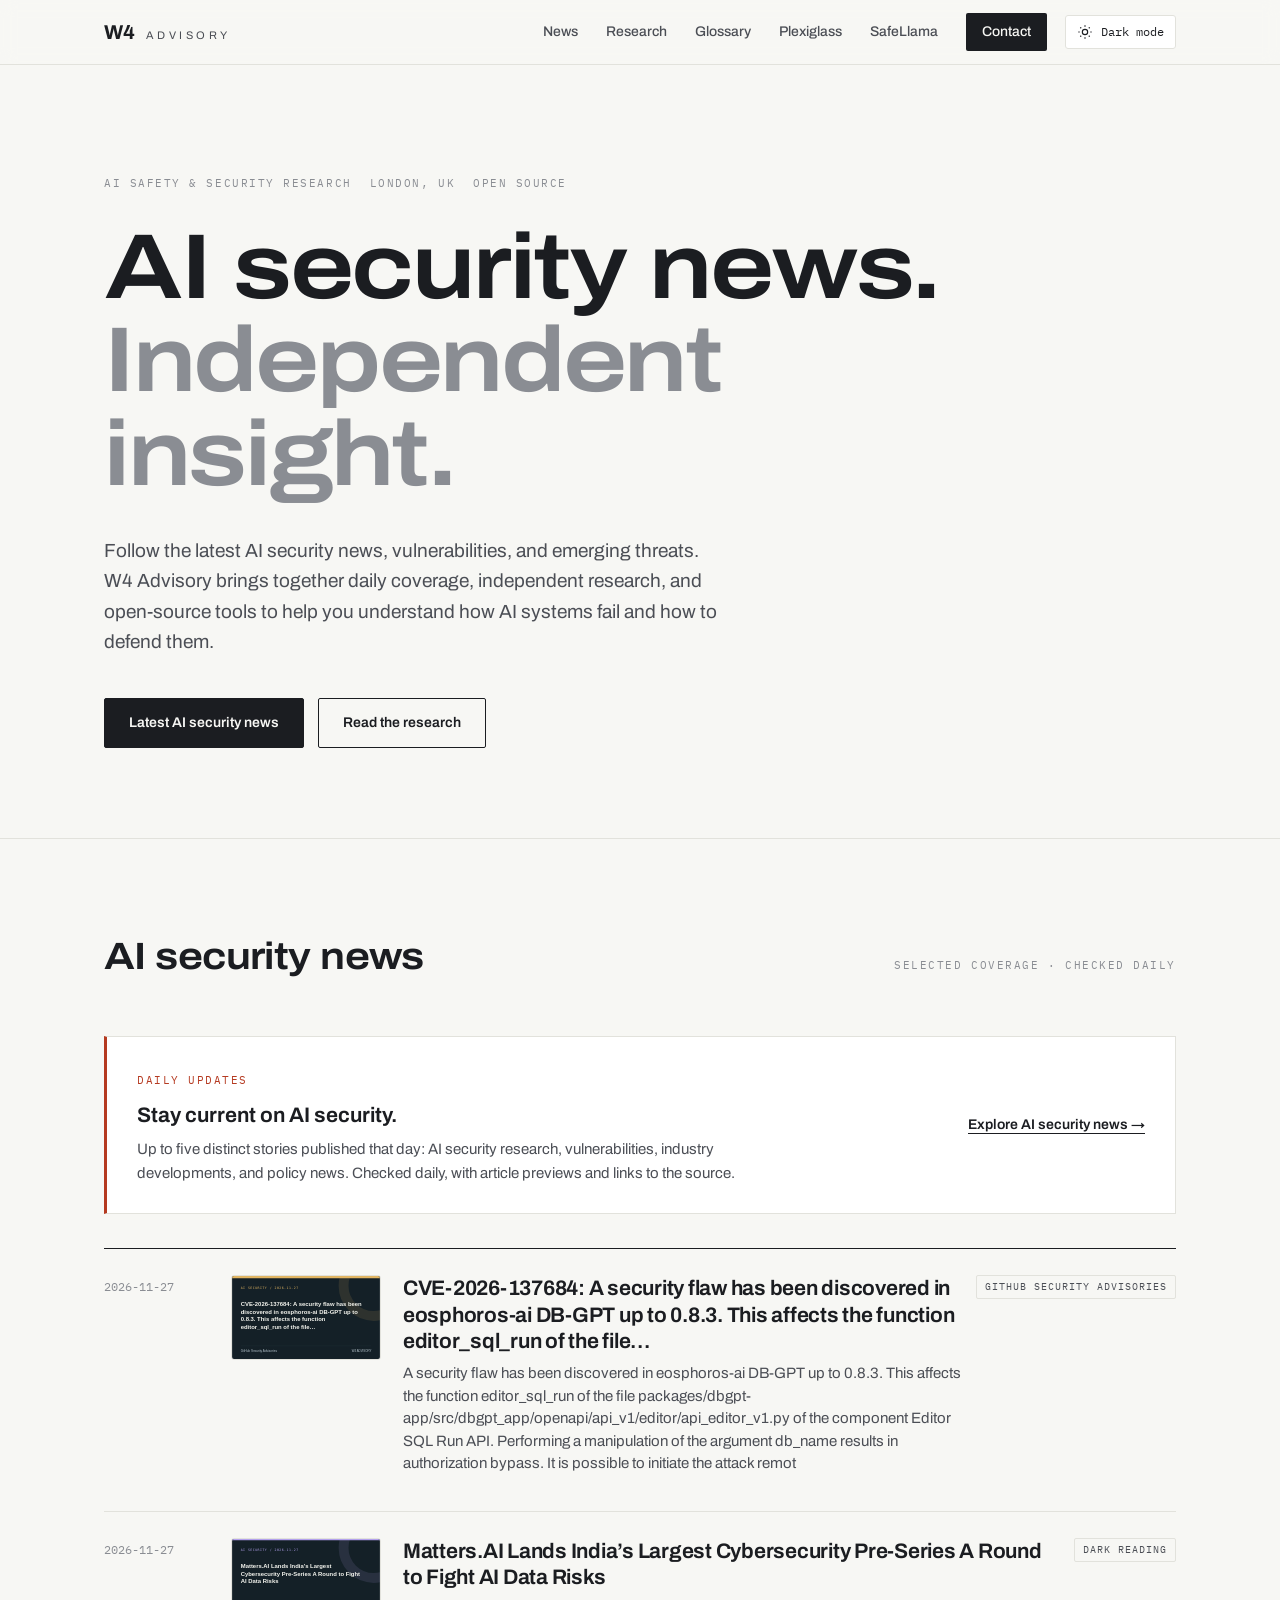
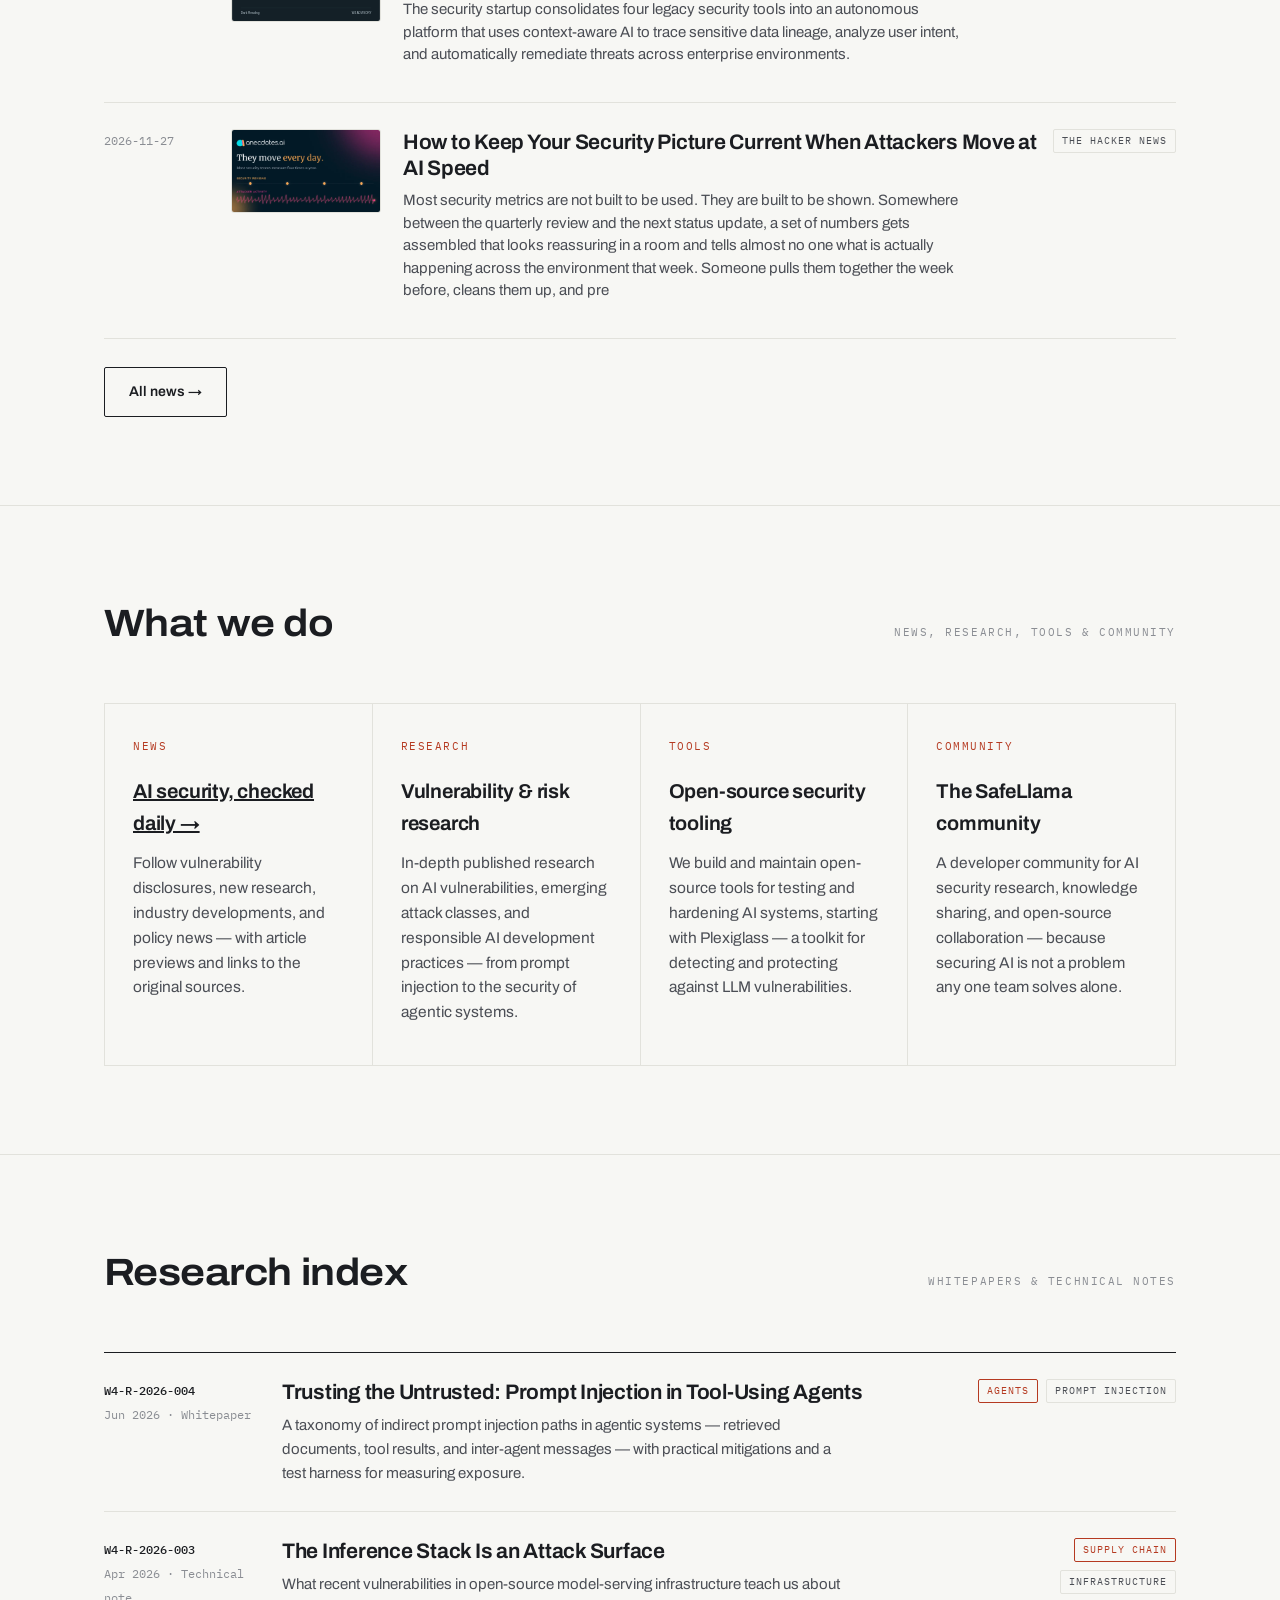
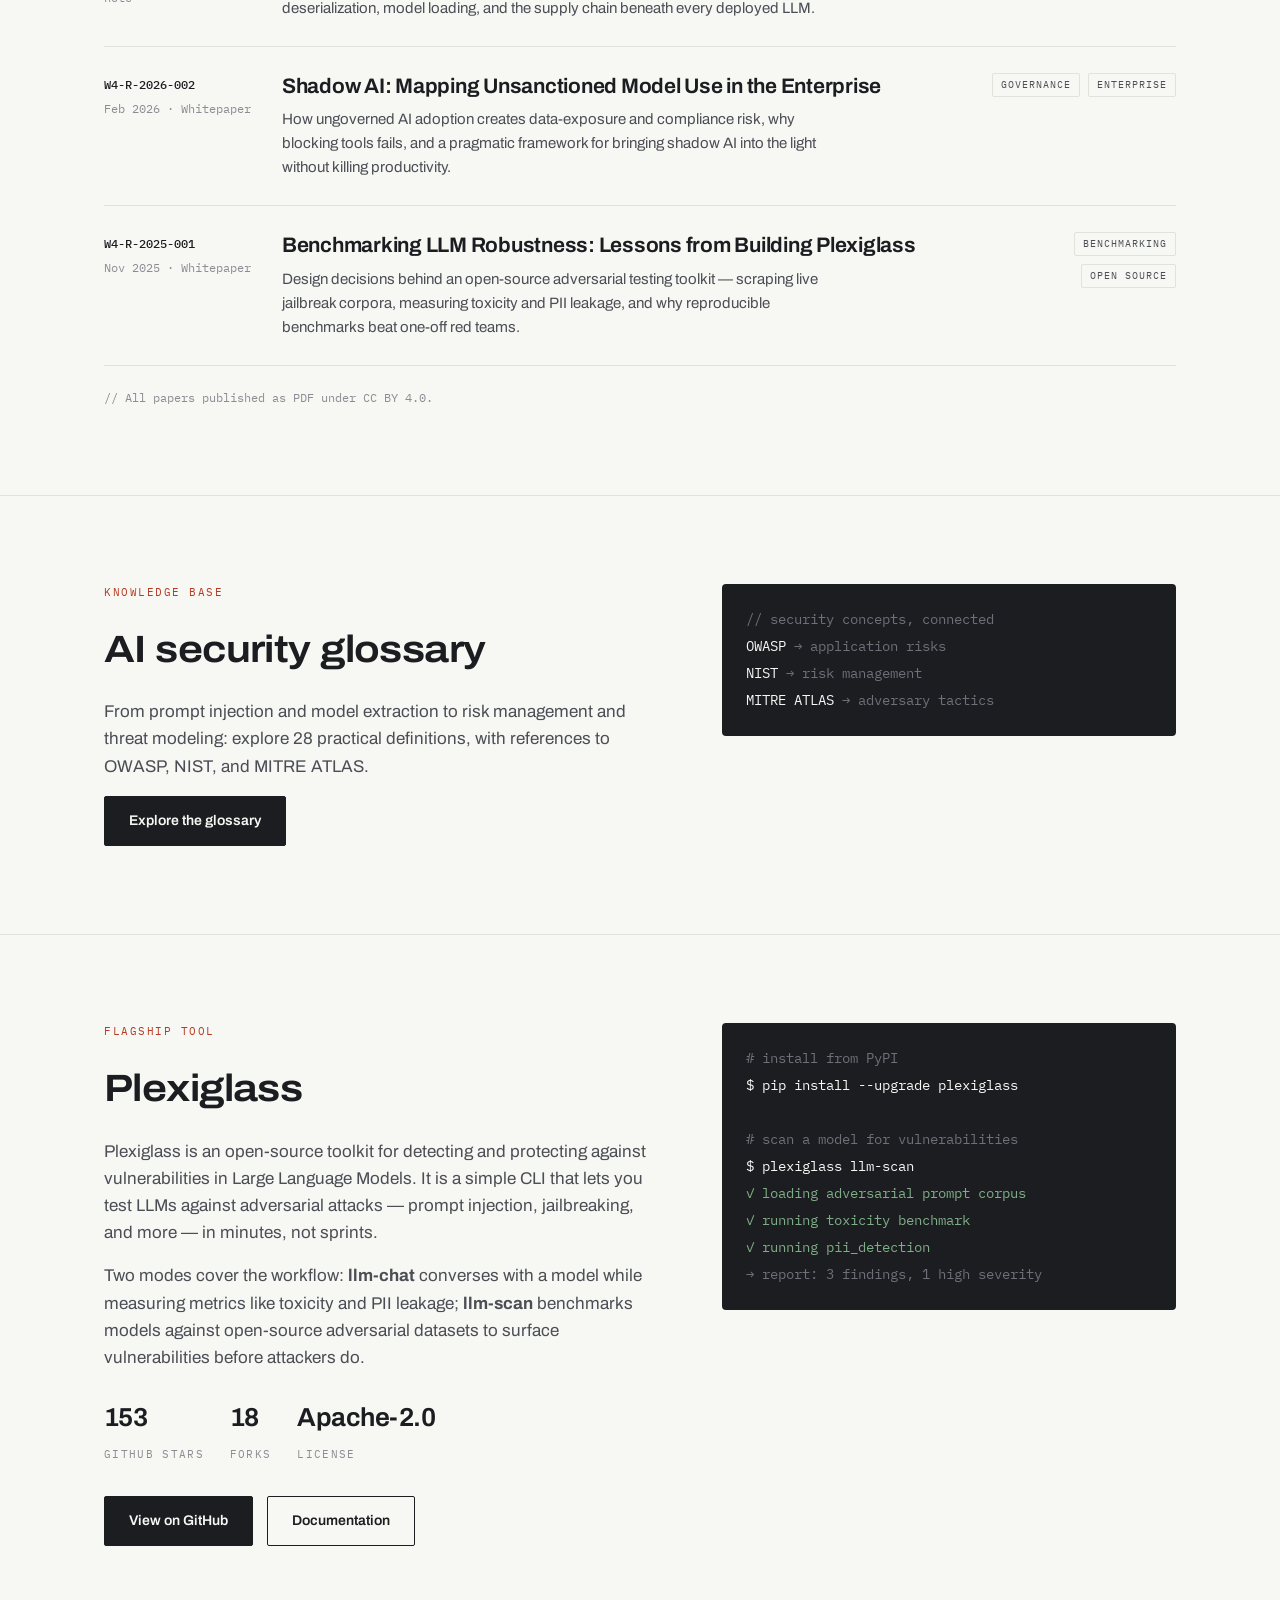
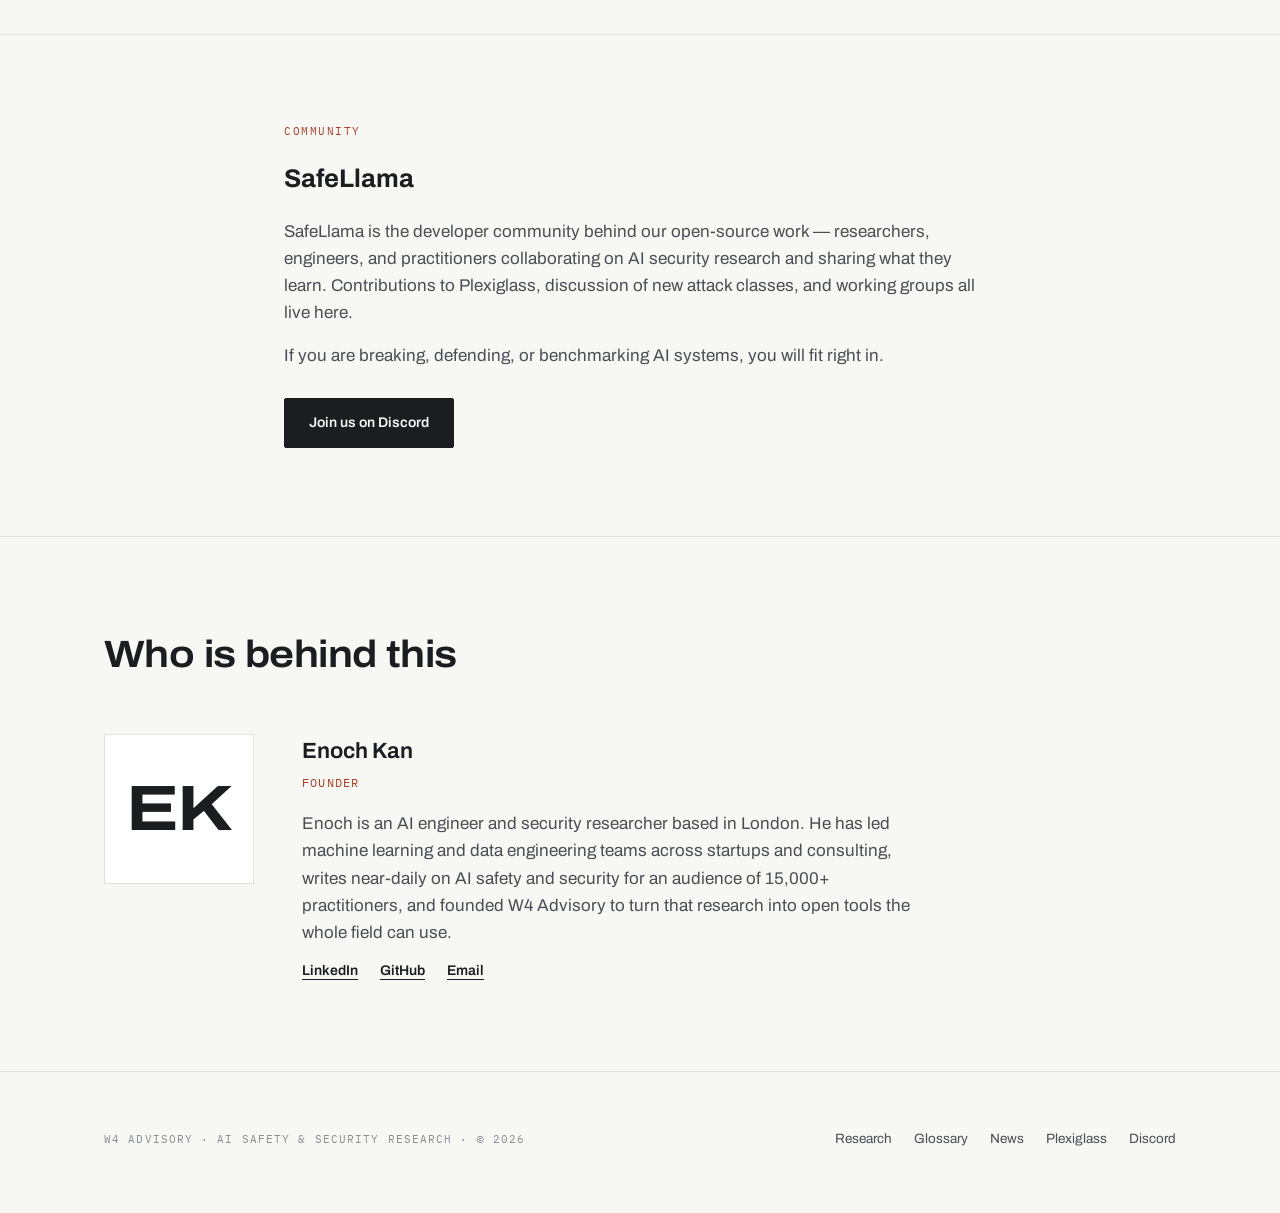
<file: index.html>
<!DOCTYPE html>
<html lang="en">
<head>
<meta charset="UTF-8">
<meta name="viewport" content="width=device-width, initial-scale=1.0">
<title>W4 Advisory — AI Safety & Security Research</title>
<meta name="description" content="W4 Advisory researches AI safety and security and builds open-source tools for securing AI systems. Home of Plexiglass and the SafeLlama community.">
<link rel="canonical" href="https://w4-advisory.github.io/">
<link rel="icon" type="image/svg+xml" href="/favicon.svg">
<link rel="icon" type="image/png" sizes="32x32" href="/favicon-32.png">
<link rel="apple-touch-icon" sizes="180x180" href="/apple-touch-icon.png">
<meta property="og:type" content="website">
<meta property="og:site_name" content="W4 Advisory">
<meta property="og:title" content="W4 Advisory — AI Safety & Security Research">
<meta property="og:description" content="Independent AI safety and security research, open-source tooling, and the SafeLlama community.">
<meta property="og:url" content="https://w4-advisory.github.io/">
<meta property="og:image" content="https://w4-advisory.github.io/og-image.png">
<meta property="og:image:secure_url" content="https://w4-advisory.github.io/og-image.png">
<meta property="og:image:width" content="1200">
<meta property="og:image:height" content="630">
<meta property="og:image:type" content="image/png">
<meta property="og:image:alt" content="W4 Advisory — AI Safety and Security Research">
<meta name="twitter:card" content="summary_large_image">
<meta name="twitter:title" content="W4 Advisory — AI Safety & Security Research">
<meta name="twitter:description" content="Independent AI safety and security research, open-source tooling, and the SafeLlama community.">
<meta name="twitter:image" content="https://w4-advisory.github.io/og-image.png">
<link rel="preconnect" href="https://fonts.googleapis.com">
<link rel="preconnect" href="https://fonts.gstatic.com" crossorigin>
<link href="https://fonts.googleapis.com/css2?family=Archivo:wdth,wght@62..125,300..800&family=IBM+Plex+Mono:wght@400;500&display=swap" rel="stylesheet">
<script>try{const theme=localStorage.getItem('w4-theme');if(theme==='dark'||theme==='light')document.documentElement.dataset.theme=theme}catch(_){}</script>
<style>
  :root {
    --ink: #1b1d21;
    --ink-soft: #4b4e55;
    --muted: #8a8d93;
    --paper: #f7f7f4;
    --paper-raised: #ffffff;
    --hairline: #e2e2dc;
    --alert: #b53a21;
    --mono: "IBM Plex Mono", ui-monospace, monospace;
    --sans: "Archivo", -apple-system, sans-serif;
  }

  * { margin: 0; padding: 0; box-sizing: border-box; }

  html { scroll-behavior: smooth; }
  @media (prefers-reduced-motion: reduce) {
    html { scroll-behavior: auto; }
    *, *::before, *::after { animation: none !important; transition: none !important; }
  }

  body {
    font-family: var(--sans);
    background: var(--paper);
    color: var(--ink);
    font-size: 17px;
    line-height: 1.6;
    -webkit-font-smoothing: antialiased;
  }

  ::selection { background: var(--ink); color: var(--paper); }

  a { color: inherit; }

  .wrap { max-width: 1120px; margin: 0 auto; padding: 0 24px; }

  /* ---------- utility text ---------- */
  .meta {
    font-family: var(--mono);
    font-size: 11px;
    letter-spacing: 0.14em;
    text-transform: uppercase;
    color: var(--muted);
  }

  .tag {
    font-family: var(--mono);
    font-size: 10px;
    letter-spacing: 0.1em;
    text-transform: uppercase;
    border: 1px solid var(--hairline);
    padding: 3px 8px;
    border-radius: 2px;
    color: var(--ink-soft);
    white-space: nowrap;
  }
  .tag.alert { border-color: var(--alert); color: var(--alert); }

  /* ---------- nav ---------- */
  header {
    position: sticky;
    top: 0;
    z-index: 50;
    background: color-mix(in srgb, var(--paper) 88%, transparent);
    backdrop-filter: blur(8px);
    border-bottom: 1px solid var(--hairline);
  }
  .nav {
    display: flex;
    align-items: center;
    justify-content: space-between;
    height: 64px;
  }
  .wordmark {
    font-weight: 700;
    font-size: 20px;
    letter-spacing: 0.02em;
    text-decoration: none;
    display: flex;
    align-items: baseline;
    gap: 10px;
  }
  .wordmark span {
    font-weight: 400;
    font-size: 11px;
    letter-spacing: 0.32em;
    text-transform: uppercase;
    color: var(--ink-soft);
  }
  .nav-links { display: flex; gap: 28px; align-items: center; }
  .nav-links a {
    text-decoration: none;
    font-size: 14px;
    font-weight: 500;
    color: var(--ink-soft);
    transition: color .15s ease;
  }
  .nav-links a:hover, .nav-links a:focus-visible { color: var(--ink); }
  .nav-links a.cta {
    color: var(--paper);
    background: var(--ink);
    padding: 8px 16px;
    border-radius: 2px;
  }
  .nav-links a.cta:hover { background: var(--alert); color: #fff; }
  @media (max-width: 720px) { .nav-links a:not(.nav-news) { display: none; } }

  a:focus-visible, button:focus-visible {
    outline: 2px solid var(--alert);
    outline-offset: 2px;
  }

  /* ---------- hero ---------- */
  .hero { padding: 110px 0 90px; border-bottom: 1px solid var(--hairline); position: relative; overflow: hidden; }
  .hero .meta { margin-bottom: 28px; display: flex; gap: 18px; flex-wrap: wrap; }
  .hero h1 {
    font-weight: 650;
    font-variation-settings: "wdth" 118;
    font-size: clamp(42px, 7.2vw, 92px);
    line-height: 1.02;
    letter-spacing: -0.025em;
    max-width: 15ch;
  }
  .hero h1 em {
    font-style: normal;
    color: var(--muted);
  }
  .hero p.lede {
    margin-top: 34px;
    max-width: 56ch;
    font-size: 19px;
    color: var(--ink-soft);
  }
  .hero .actions { margin-top: 40px; display: flex; gap: 14px; flex-wrap: wrap; }
  .btn {
    display: inline-block;
    text-decoration: none;
    font-size: 14px;
    font-weight: 600;
    padding: 13px 24px;
    border-radius: 2px;
    border: 1px solid var(--ink);
    transition: background .15s ease, color .15s ease, border-color .15s ease;
  }
  .btn.solid { background: var(--ink); color: var(--paper); }
  .btn.solid:hover { background: var(--alert); border-color: var(--alert); color: #fff; }
  .btn.ghost:hover { background: var(--ink); color: var(--paper); }

  .reveal { opacity: 0; transform: translateY(14px); animation: rise .7s cubic-bezier(.2,.7,.2,1) forwards; }
  .reveal.d1 { animation-delay: .08s; }
  .reveal.d2 { animation-delay: .18s; }
  .reveal.d3 { animation-delay: .3s; }
  @keyframes rise { to { opacity: 1; transform: none; } }

  /* ---------- sections ---------- */
  section { padding: 88px 0; border-bottom: 1px solid var(--hairline); }
  .section-head {
    display: flex;
    align-items: baseline;
    justify-content: space-between;
    gap: 20px;
    margin-bottom: 48px;
    flex-wrap: wrap;
  }
  .section-head h2 {
    font-weight: 650;
    font-variation-settings: "wdth" 112;
    font-size: clamp(26px, 3.4vw, 38px);
    letter-spacing: -0.015em;
  }

  /* ---------- practice areas ---------- */
  .areas { display: grid; grid-template-columns: repeat(4, minmax(0, 1fr)); gap: 1px; background: var(--hairline); border: 1px solid var(--hairline); }
  @media (max-width: 1100px) { .areas { grid-template-columns: repeat(2, minmax(0, 1fr)); } }
  @media (max-width: 860px) { .areas { grid-template-columns: 1fr; } }
  .area { background: var(--paper); padding: 34px 28px 40px; transition: background .2s ease; }
  .area:hover { background: var(--paper-raised); }
  .area .meta { color: var(--alert); margin-bottom: 20px; }
  .area h3 { font-size: 20px; font-weight: 650; margin-bottom: 12px; letter-spacing: -0.01em; }
  .area p { font-size: 15.5px; color: var(--ink-soft); }

  /* ---------- research ledger ---------- */
  .ledger { border-top: 1px solid var(--ink); }
  .paper-row {
    display: grid;
    grid-template-columns: 150px 1fr 200px;
    gap: 28px;
    padding: 26px 0;
    border-bottom: 1px solid var(--hairline);
    text-decoration: none;
    align-items: start;
    transition: background .15s ease;
  }
  .paper-row:hover { background: var(--paper-raised); }
  @media (max-width: 860px) {
    .paper-row { grid-template-columns: 1fr; gap: 10px; padding: 22px 0; }
  }
  .paper-id {
    font-family: var(--mono);
    font-size: 12px;
    color: var(--muted);
    line-height: 2;
  }
  .paper-id b { display: block; color: var(--ink); font-weight: 500; }
  .paper-main h3 {
    font-size: 21px;
    font-weight: 650;
    letter-spacing: -0.012em;
    line-height: 1.25;
    margin-bottom: 8px;
  }
  .paper-row:hover .paper-main h3 { text-decoration: underline; text-underline-offset: 4px; text-decoration-thickness: 1.5px; }
  .paper-main p { font-size: 15px; color: var(--ink-soft); max-width: 62ch; }
  .paper-tags { display: flex; gap: 8px; flex-wrap: wrap; justify-content: flex-end; }
  @media (max-width: 860px) { .paper-tags { justify-content: flex-start; } }

  .ledger-note {
    margin-top: 22px;
    font-family: var(--mono);
    font-size: 12px;
    color: var(--muted);
  }


  /* ---------- news announcement ---------- */
  .news-announcement {
    display: flex;
    justify-content: space-between;
    align-items: center;
    flex-wrap: wrap;
    gap: 24px;
    padding: 28px 30px;
    margin-bottom: 34px;
    background: var(--paper-raised);
    border: 1px solid var(--hairline);
    border-left: 3px solid var(--alert);
  }
  .news-announcement > div { max-width: 62ch; }
  .news-announcement h3 { font-size: 21px; font-weight: 650; line-height: 1.3; margin: 10px 0 8px; }
  .news-announcement p { font-size: 15px; color: var(--ink-soft); }
  .news-announcement a { font-size: 14px; font-weight: 600; text-underline-offset: 4px; }
  .news-announcement a:hover { color: var(--alert); }

  /* ---------- plexiglass ---------- */
  .split { display: grid; grid-template-columns: 1.1fr 0.9fr; gap: 64px; align-items: start; }
  @media (max-width: 860px) { .split { grid-template-columns: 1fr; gap: 40px; } }
  .split h2 {
    font-weight: 650;
    font-variation-settings: "wdth" 112;
    font-size: clamp(26px, 3.4vw, 38px);
    letter-spacing: -0.015em;
    margin-bottom: 18px;
  }
  .split p { color: var(--ink-soft); margin-bottom: 16px; max-width: 58ch; }
  .repo-stats { display: flex; gap: 26px; margin: 26px 0 30px; flex-wrap: wrap; }
  .repo-stats div b {
    display: block;
    font-size: 26px;
    font-weight: 650;
    letter-spacing: -0.02em;
    color: var(--ink);
  }
  .repo-stats div span { font-family: var(--mono); font-size: 11px; letter-spacing: 0.12em; text-transform: uppercase; color: var(--muted); }

  .terminal {
    background: var(--ink);
    border-radius: 4px;
    padding: 22px 24px;
    font-family: var(--mono);
    font-size: 13.5px;
    line-height: 2;
    color: #c9cbd1;
    overflow-x: auto;
  }
  .terminal .cm { color: #6d7078; }
  .terminal .hl { color: var(--paper); }
  .terminal .ok { color: #7fae86; }

  /* ---------- community ---------- */
  .community-inner { max-width: 760px; }
  .community-inner p { color: var(--ink-soft); margin-bottom: 16px; }

  /* ---------- founder ---------- */
  .founder { display: grid; grid-template-columns: 150px 1fr; gap: 48px; align-items: start; }
  @media (max-width: 720px) { .founder { grid-template-columns: 1fr; gap: 24px; } }
  .founder-mark {
    font-weight: 700;
    font-variation-settings: "wdth" 120;
    font-size: 64px;
    line-height: 1;
    letter-spacing: -0.03em;
    border: 1px solid var(--hairline);
    aspect-ratio: 1;
    display: flex;
    align-items: center;
    justify-content: center;
    background: var(--paper-raised);
  }
  .founder h3 { font-size: 22px; font-weight: 650; margin-bottom: 4px; }
  .founder .role { font-family: var(--mono); font-size: 12px; letter-spacing: 0.1em; text-transform: uppercase; color: var(--alert); margin-bottom: 18px; }
  .founder p { color: var(--ink-soft); max-width: 62ch; margin-bottom: 14px; }
  .founder-links { display: flex; gap: 22px; margin-top: 8px; }
  .founder-links a { font-size: 14px; font-weight: 600; text-underline-offset: 4px; }

  /* ---------- footer ---------- */
  footer { padding: 56px 0 64px; }
  .foot {
    display: flex;
    justify-content: space-between;
    gap: 24px;
    flex-wrap: wrap;
    align-items: baseline;
  }
  .foot .meta { letter-spacing: 0.1em; }
  .foot-links { display: flex; gap: 22px; }
  .foot-links a { font-size: 13.5px; color: var(--ink-soft); text-decoration: none; }
  .foot-links a:hover { color: var(--ink); text-decoration: underline; text-underline-offset: 4px; }
</style>
<link rel="stylesheet" href="theme.css?v=20261108">
<script defer src="theme.js"></script>
<script src="news-preview.js?v=20261108"></script>
</head>
<body>

<header>
  <div class="wrap nav">
    <a class="wordmark" href="#top">W4<span>Advisory</span></a>
    <div class="nav-actions"><nav class="nav-links" aria-label="Primary">
      <a class="nav-news" href="#news">News</a>
      <a href="#research">Research</a>
      <a href="glossary.html">Glossary</a>
      <a href="#plexiglass">Plexiglass</a>
      <a href="#safellama">SafeLlama</a>
      <a class="cta" href="mailto:hello@w4advisory.com">Contact</a>
    </nav><button class="theme-toggle" type="button" aria-label="Switch theme" aria-pressed="false"><svg class="sun" viewBox="0 0 24 24" fill="none" stroke="currentColor" stroke-width="1.7" aria-hidden="true"><circle cx="12" cy="12" r="4"/><path d="M12 2v2m0 16v2M4.93 4.93l1.41 1.41m11.32 11.32 1.41 1.41M2 12h2m16 0h2M4.93 19.07l1.41-1.41M17.66 6.34l1.41-1.41"/></svg><svg class="moon" viewBox="0 0 24 24" fill="none" stroke="currentColor" stroke-width="1.7" aria-hidden="true"><path d="M20.2 15.7A8.5 8.5 0 0 1 8.3 3.8 8.5 8.5 0 1 0 20.2 15.7Z"/></svg><span class="theme-label">Dark mode</span></button></div>
  </div>
</header>

<main id="top">

  <div class="hero">
    <div class="wrap">
      <div class="meta reveal">
        <span>AI Safety &amp; Security Research</span>
        <span>London, UK</span>
        <span>Open Source</span>
      </div>
      <h1 class="reveal d1">AI security news.<br><em>Independent insight.</em></h1>
      <p class="lede reveal d2">Follow the latest AI security news, vulnerabilities, and emerging threats. W4 Advisory brings together daily coverage, independent research, and open-source tools to help you understand how AI systems fail and how to defend them.</p>
      <div class="actions reveal d3">
        <a class="btn solid" href="#news">Latest AI security news</a>
        <a class="btn ghost" href="#research">Read the research</a>
      </div>
    </div>
  </div>

  <section id="news" aria-labelledby="news-h">
    <div class="wrap">
      <div class="section-head">
        <h2 id="news-h">AI security news</h2>
        <span class="meta">Selected coverage · Checked daily</span>
      </div>
      <div class="news-announcement" role="note" aria-label="Daily news updates">
        <div>
          <span class="meta" style="color: var(--alert);">Daily updates</span>
          <h3>Stay current on AI security.</h3>
          <p>Up to five distinct stories published that day: AI security research, vulnerabilities, industry developments, and policy news. Checked daily, with article previews and links to the source.</p>
        </div>
        <a href="news.html">Explore AI security news →</a>
      </div>
      <div class="ledger" id="latest-news"><p class="ledger-note">Loading recent coverage…</p></div>
      <div style="margin-top:28px;"><a class="btn ghost" href="news.html">All news →</a></div>
    </div>
  </section>

  <section aria-labelledby="what-we-do">
    <div class="wrap">
      <div class="section-head">
        <h2 id="what-we-do">What we do</h2>
        <span class="meta">News, research, tools &amp; community</span>
      </div>
      <div class="areas">
        <div class="area">
          <div class="meta">News</div>
          <h3><a href="news.html">AI security, checked daily →</a></h3>
          <p>Follow vulnerability disclosures, new research, industry developments, and policy news — with article previews and links to the original sources.</p>
        </div>
        <div class="area">
          <div class="meta">Research</div>
          <h3>Vulnerability &amp; risk research</h3>
          <p>In-depth published research on AI vulnerabilities, emerging attack classes, and responsible AI development practices — from prompt injection to the security of agentic systems.</p>
        </div>
        <div class="area">
          <div class="meta">Tools</div>
          <h3>Open-source security tooling</h3>
          <p>We build and maintain open-source tools for testing and hardening AI systems, starting with Plexiglass — a toolkit for detecting and protecting against LLM vulnerabilities.</p>
        </div>
        <div class="area">
          <div class="meta">Community</div>
          <h3>The SafeLlama community</h3>
          <p>A developer community for AI security research, knowledge sharing, and open-source collaboration — because securing AI is not a problem any one team solves alone.</p>
        </div>
      </div>
    </div>
  </section>

  <section id="research" aria-labelledby="research-h">
    <div class="wrap">
      <div class="section-head">
        <h2 id="research-h">Research index</h2>
        <span class="meta">Whitepapers &amp; technical notes</span>
      </div>

      <div class="ledger">
        <a class="paper-row" href="papers/W4-R-2026-004.pdf">
          <div class="paper-id"><b>W4-R-2026-004</b>Jun 2026 · Whitepaper</div>
          <div class="paper-main">
            <h3>Trusting the Untrusted: Prompt Injection in Tool-Using Agents</h3>
            <p>A taxonomy of indirect prompt injection paths in agentic systems — retrieved documents, tool results, and inter-agent messages — with practical mitigations and a test harness for measuring exposure.</p>
          </div>
          <div class="paper-tags"><span class="tag alert">Agents</span><span class="tag">Prompt Injection</span></div>
        </a>

        <a class="paper-row" href="papers/W4-R-2026-003.pdf">
          <div class="paper-id"><b>W4-R-2026-003</b>Apr 2026 · Technical note</div>
          <div class="paper-main">
            <h3>The Inference Stack Is an Attack Surface</h3>
            <p>What recent vulnerabilities in open-source model-serving infrastructure teach us about deserialization, model loading, and the supply chain beneath every deployed LLM.</p>
          </div>
          <div class="paper-tags"><span class="tag alert">Supply Chain</span><span class="tag">Infrastructure</span></div>
        </a>

        <a class="paper-row" href="papers/W4-R-2026-002.pdf">
          <div class="paper-id"><b>W4-R-2026-002</b>Feb 2026 · Whitepaper</div>
          <div class="paper-main">
            <h3>Shadow AI: Mapping Unsanctioned Model Use in the Enterprise</h3>
            <p>How ungoverned AI adoption creates data-exposure and compliance risk, why blocking tools fails, and a pragmatic framework for bringing shadow AI into the light without killing productivity.</p>
          </div>
          <div class="paper-tags"><span class="tag">Governance</span><span class="tag">Enterprise</span></div>
        </a>

        <a class="paper-row" href="papers/W4-R-2025-001.pdf">
          <div class="paper-id"><b>W4-R-2025-001</b>Nov 2025 · Whitepaper</div>
          <div class="paper-main">
            <h3>Benchmarking LLM Robustness: Lessons from Building Plexiglass</h3>
            <p>Design decisions behind an open-source adversarial testing toolkit — scraping live jailbreak corpora, measuring toxicity and PII leakage, and why reproducible benchmarks beat one-off red teams.</p>
          </div>
          <div class="paper-tags"><span class="tag">Benchmarking</span><span class="tag">Open Source</span></div>
        </a>
      </div>
      <p class="ledger-note">// All papers published as PDF under CC BY 4.0.</p>
    </div>
  </section>

  <section id="glossary" aria-labelledby="glossary-h">
    <div class="wrap split">
      <div>
        <div class="meta" style="color: var(--alert); margin-bottom: 18px;">Knowledge base</div>
        <h2 id="glossary-h">AI security glossary</h2>
        <p>From prompt injection and model extraction to risk management and threat modeling: explore 28 practical definitions, with references to OWASP, NIST, and MITRE ATLAS.</p>
        <a class="btn solid" href="glossary.html">Explore the glossary</a>
      </div>
      <div class="terminal" aria-label="Glossary sample">
        <span class="cm">// security concepts, connected</span><br>
        <span class="hl">OWASP</span> <span class="cm">→ application risks</span><br>
        <span class="hl">NIST</span> <span class="cm">→ risk management</span><br>
        <span class="hl">MITRE ATLAS</span> <span class="cm">→ adversary tactics</span>
      </div>
    </div>
  </section>

  <section id="plexiglass" aria-labelledby="plexiglass-h">
    <div class="wrap split">
      <div>
        <div class="meta" style="color: var(--alert); margin-bottom: 18px;">Flagship tool</div>
        <h2 id="plexiglass-h">Plexiglass</h2>
        <p>Plexiglass is an open-source toolkit for detecting and protecting against vulnerabilities in Large Language Models. It is a simple CLI that lets you test LLMs against adversarial attacks — prompt injection, jailbreaking, and more — in minutes, not sprints.</p>
        <p>Two modes cover the workflow: <strong>llm-chat</strong> converses with a model while measuring metrics like toxicity and PII leakage; <strong>llm-scan</strong> benchmarks models against open-source adversarial datasets to surface vulnerabilities before attackers do.</p>
        <div class="repo-stats">
          <div><b>153</b><span>GitHub stars</span></div>
          <div><b>18</b><span>Forks</span></div>
          <div><b>Apache-2.0</b><span>License</span></div>
        </div>
        <div class="actions" style="display:flex; gap:14px; flex-wrap:wrap;">
          <a class="btn solid" href="https://github.com/w4-advisory/plexiglass">View on GitHub</a>
          <a class="btn ghost" href="https://github.com/w4-advisory/plexiglass/tree/main/docs">Documentation</a>
        </div>
      </div>
      <div>
        <div class="terminal" role="img" aria-label="Terminal showing Plexiglass installation and scan">
          <span class="cm"># install from PyPI</span><br>
          <span class="hl">$ pip install --upgrade plexiglass</span><br>
          <br>
          <span class="cm"># scan a model for vulnerabilities</span><br>
          <span class="hl">$ plexiglass llm-scan</span><br>
          <span class="ok">✓ loading adversarial prompt corpus</span><br>
          <span class="ok">✓ running toxicity benchmark</span><br>
          <span class="ok">✓ running pii_detection</span><br>
          <span class="cm">→ report: 3 findings, 1 high severity</span>
        </div>
      </div>
    </div>
  </section>

  <section id="safellama" aria-labelledby="safellama-h">
    <div class="wrap community-inner">
      <div class="meta" style="color: var(--alert); margin-bottom: 18px;">Community</div>
      <h2 class="section-head" style="margin-bottom: 18px;" id="safellama-h">SafeLlama</h2>
      <p>SafeLlama is the developer community behind our open-source work — researchers, engineers, and practitioners collaborating on AI security research and sharing what they learn. Contributions to Plexiglass, discussion of new attack classes, and working groups all live here.</p>
      <p>If you are breaking, defending, or benchmarking AI systems, you will fit right in.</p>
      <div style="margin-top: 28px;">
        <a class="btn solid" href="https://discord.gg/sHuzVV8tQv">Join us on Discord</a>
      </div>
    </div>
  </section>

  <section aria-labelledby="founder-h">
    <div class="wrap">
      <div class="section-head">
        <h2 id="founder-h">Who is behind this</h2>
      </div>
      <div class="founder">
        <div class="founder-mark" aria-hidden="true">EK</div>
        <div>
          <h3>Enoch Kan</h3>
          <div class="role">Founder</div>
          <p>Enoch is an AI engineer and security researcher based in London. He has led machine learning and data engineering teams across startups and consulting, writes near-daily on AI safety and security for an audience of 15,000+ practitioners, and founded W4 Advisory to turn that research into open tools the whole field can use.</p>
          <div class="founder-links">
            <a href="https://www.linkedin.com/in/enochkan/">LinkedIn</a>
            <a href="https://github.com/w4-advisory">GitHub</a>
            <a href="mailto:hello@w4advisory.com">Email</a>
          </div>
        </div>
      </div>
    </div>
  </section>

</main>

<footer>
  <div class="wrap foot">
    <span class="meta">W4 Advisory · AI Safety &amp; Security Research · © 2026</span>
    <div class="foot-links">
      <a href="#research">Research</a>
      <a href="glossary.html">Glossary</a>
      <a href="news.html">News</a>
      <a href="https://github.com/w4-advisory/plexiglass">Plexiglass</a>
      <a href="https://discord.gg/sHuzVV8tQv">Discord</a>
    </div>
  </div>
</footer>

<script>
(async function(){
 const node=document.getElementById('latest-news');
 try{
  const res=await fetch('news.json',{cache:'no-cache'});if(!res.ok)throw new Error('unavailable');
  const data=await res.json();if(!Array.isArray(data)||!data.length){node.textContent='The first headlines will appear after the next scheduled update.';return}
  node.replaceChildren();
  for(const story of data.slice(0,3)){
   if(!story.title||!story.url||!story.url.startsWith('https://'))continue;
   const row=document.createElement('a');row.className='paper-row news-row';row.href=story.article_url||story.url;row.target='_blank';row.rel='noopener noreferrer';
   const date=document.createElement('div');date.className='paper-id';date.textContent=story.published||'';
   const body=document.createElement('div');body.className='paper-main';const h=document.createElement('h3');h.textContent=story.title;body.append(h);const summary=W4NewsPreview.summary(story);if(summary)body.append(summary);
   const tags=document.createElement('div');tags.className='paper-tags';const source=document.createElement('span');source.className='tag';source.textContent=story.source||'News';tags.append(source);
   row.append(date,W4NewsPreview.media(story),body,tags);node.append(row);
  }
 }catch(error){node.textContent='Headlines temporarily unavailable.'}
})();
</script>
</body>
</html>
</file>
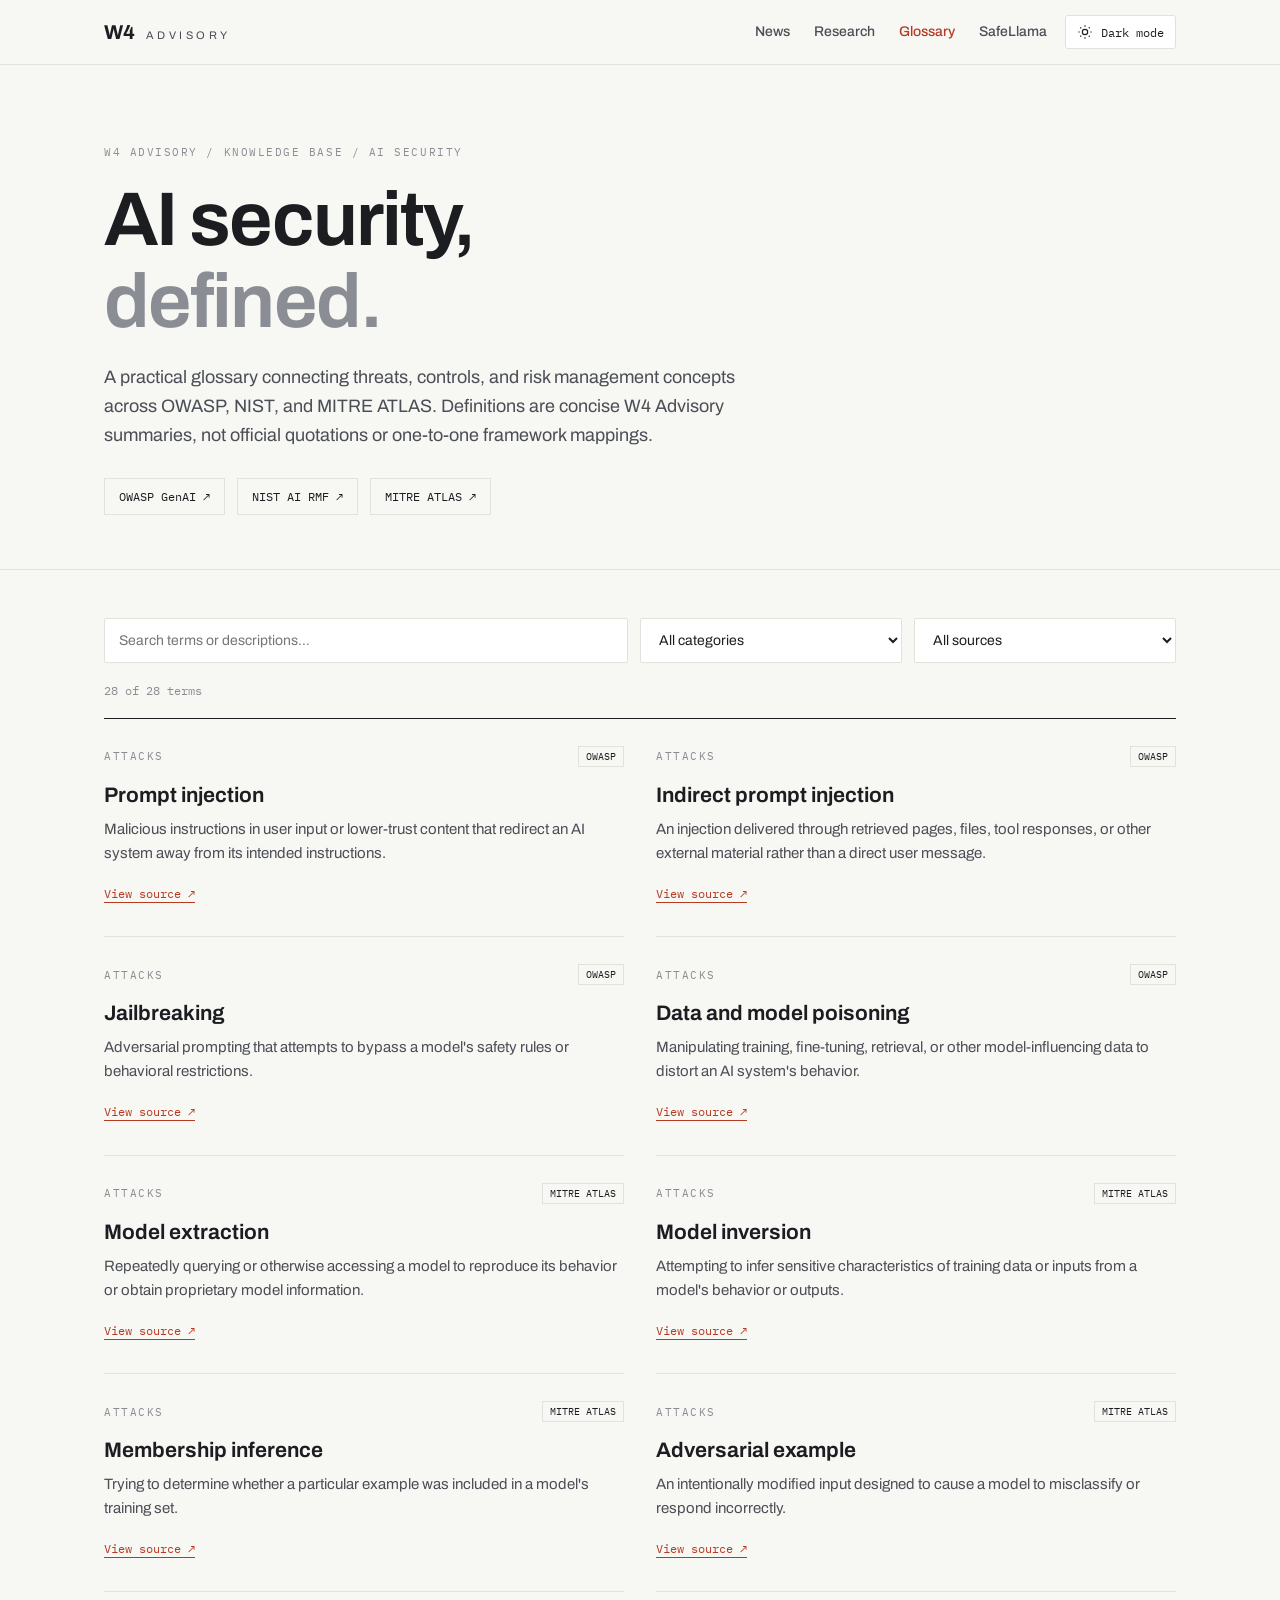
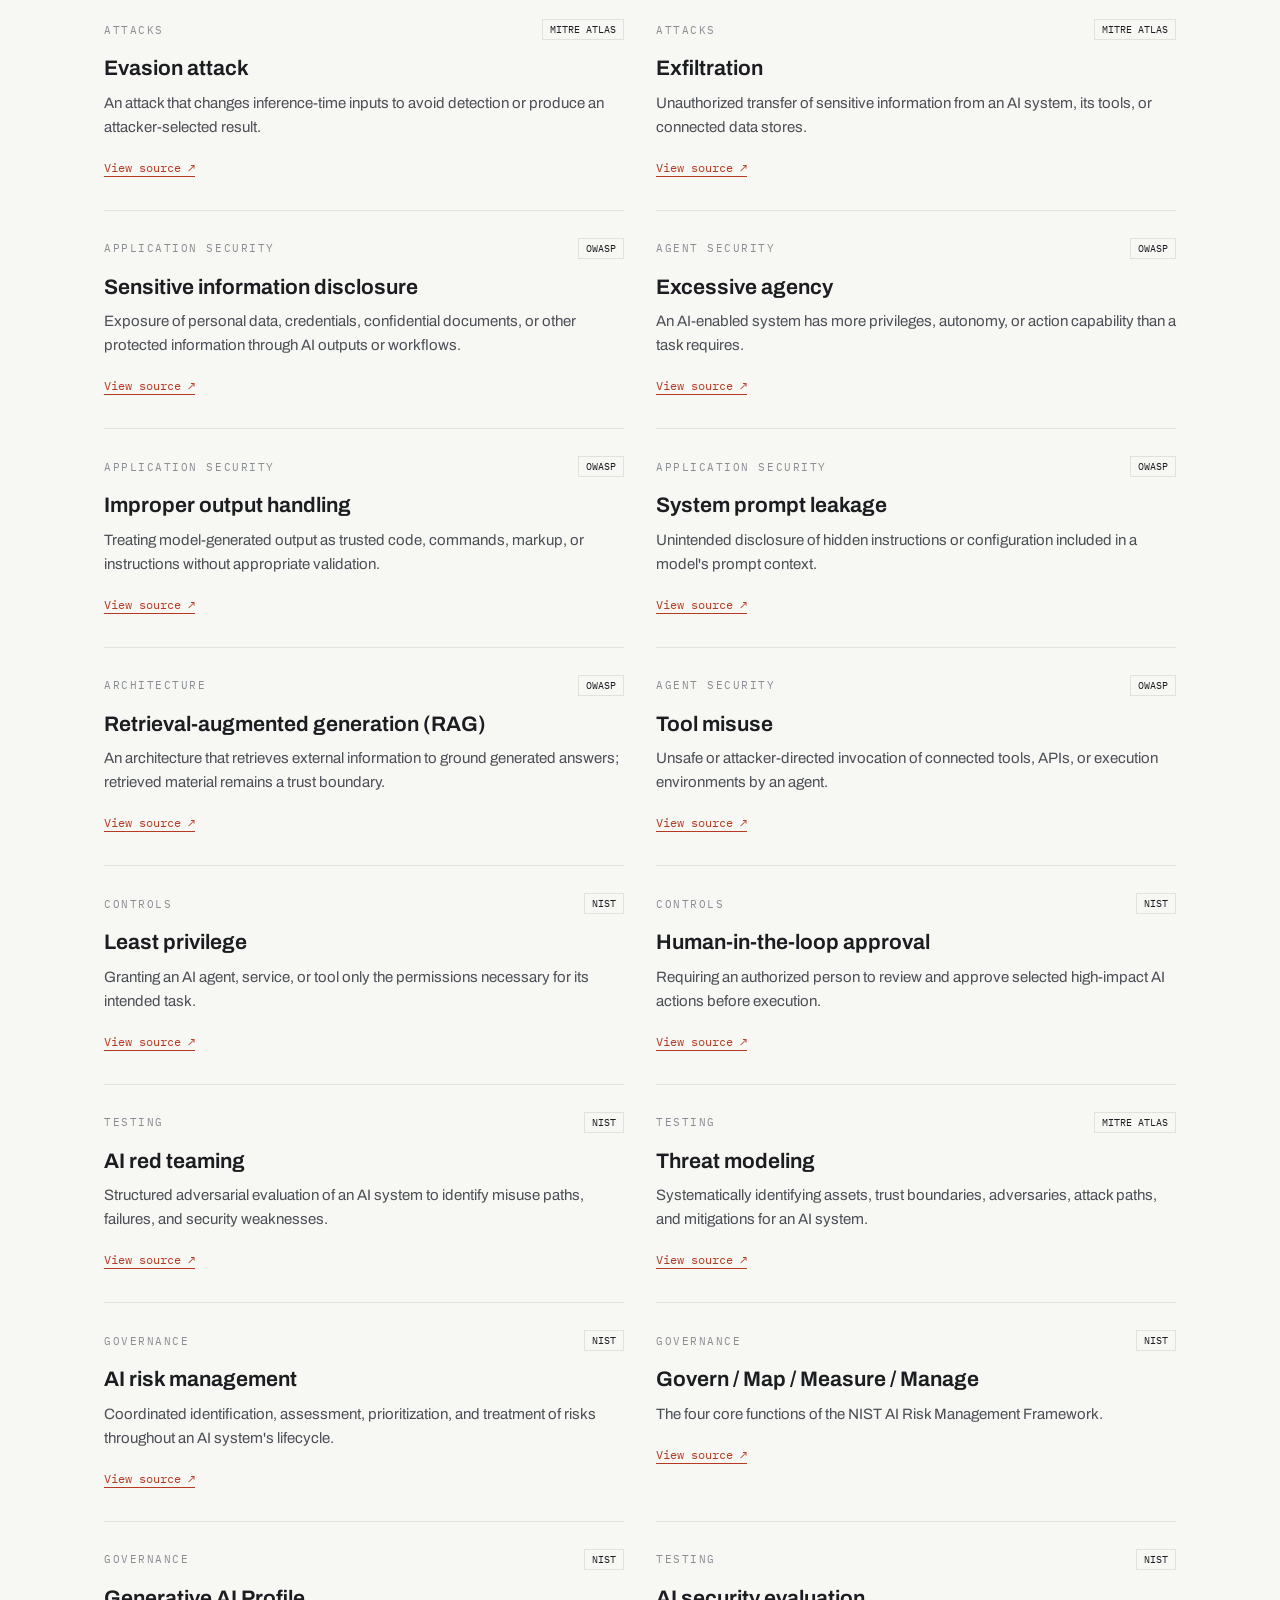
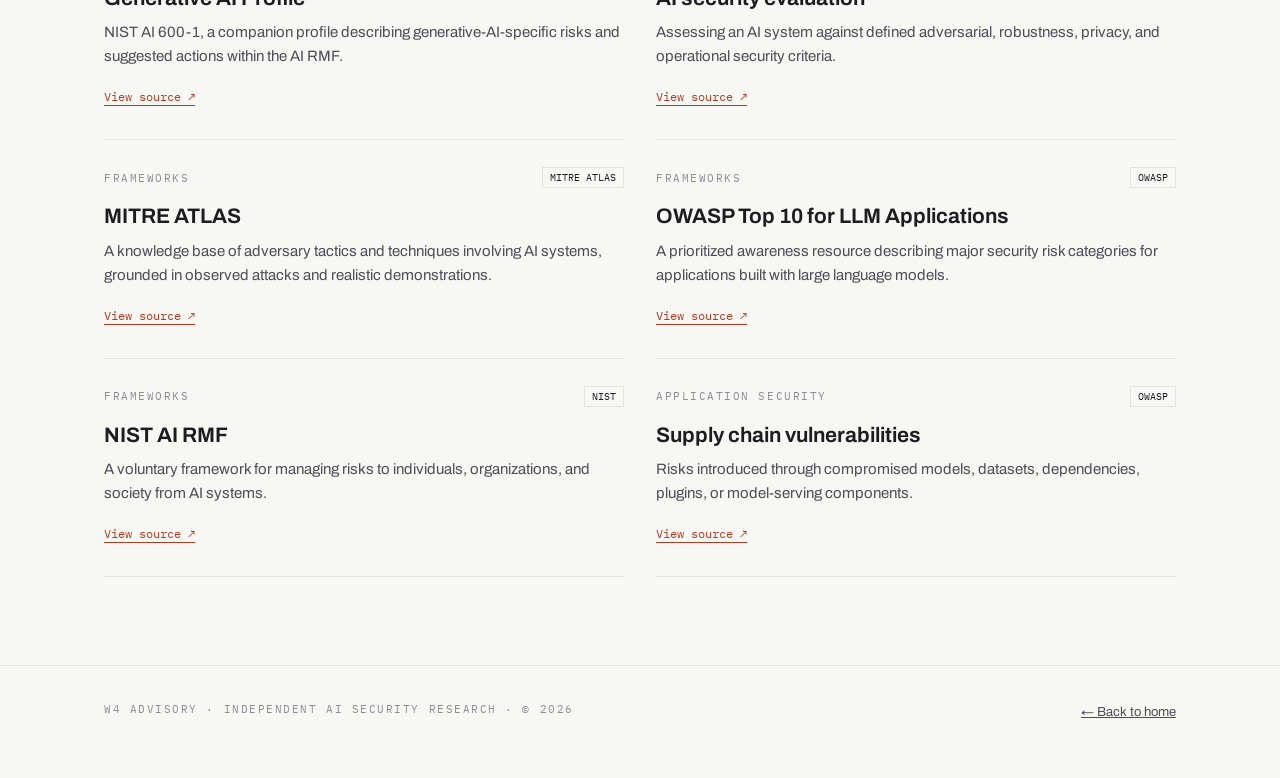
<file: glossary.html>
<!DOCTYPE html>
<html lang="en">
<head>
<meta charset="UTF-8"><meta name="viewport" content="width=device-width, initial-scale=1">
<title>AI Security Glossary — W4 Advisory</title>
<meta name="description" content="A searchable AI security glossary connecting OWASP, the NIST AI Risk Management Framework, and MITRE ATLAS.">
<link rel="canonical" href="https://w4-advisory.github.io/glossary.html">
<link rel="icon" type="image/svg+xml" href="/favicon.svg">
<link rel="icon" type="image/png" sizes="32x32" href="/favicon-32.png">
<link rel="apple-touch-icon" sizes="180x180" href="/apple-touch-icon.png">
<meta property="og:type" content="website">
<meta property="og:site_name" content="W4 Advisory">
<meta property="og:title" content="AI Security Glossary | W4 Advisory">
<meta property="og:description" content="Explore AI security terms and definitions connected to OWASP, NIST AI RMF, and MITRE ATLAS.">
<meta property="og:url" content="https://w4-advisory.github.io/glossary.html">
<meta property="og:image" content="https://w4-advisory.github.io/og-image.png">
<meta property="og:image:secure_url" content="https://w4-advisory.github.io/og-image.png">
<meta property="og:image:width" content="1200">
<meta property="og:image:height" content="630">
<meta property="og:image:type" content="image/png">
<meta property="og:image:alt" content="W4 Advisory — AI Safety and Security Research">
<meta name="twitter:card" content="summary_large_image">
<meta name="twitter:title" content="AI Security Glossary | W4 Advisory">
<meta name="twitter:description" content="Explore AI security terms and definitions connected to OWASP, NIST AI RMF, and MITRE ATLAS.">
<meta name="twitter:image" content="https://w4-advisory.github.io/og-image.png">
<link rel="preconnect" href="https://fonts.googleapis.com"><link rel="preconnect" href="https://fonts.gstatic.com" crossorigin>
<link href="https://fonts.googleapis.com/css2?family=Archivo:wdth,wght@62..125,300..800&family=IBM+Plex+Mono:wght@400;500&display=swap" rel="stylesheet">
<script>try{const theme=localStorage.getItem('w4-theme');if(theme==='dark'||theme==='light')document.documentElement.dataset.theme=theme}catch(_){}</script>
<style>
:root{--ink:#1b1d21;--ink-soft:#4b4e55;--muted:#8a8d93;--paper:#f7f7f4;--paper-raised:#fff;--hairline:#e2e2dc;--alert:#b53a21;--mono:"IBM Plex Mono",ui-monospace,monospace;--sans:"Archivo",-apple-system,sans-serif}
*{box-sizing:border-box}html{scroll-behavior:smooth}body{margin:0;background:var(--paper);color:var(--ink);font:17px/1.6 var(--sans);-webkit-font-smoothing:antialiased}
a{color:inherit}.wrap{max-width:1120px;margin:auto;padding:0 24px}.meta{font:11px var(--mono);letter-spacing:.14em;text-transform:uppercase;color:var(--muted)}
header{position:sticky;top:0;z-index:10;background:var(--paper);border-bottom:1px solid var(--hairline)}.nav{min-height:64px;display:flex;align-items:center;justify-content:space-between;gap:20px}.wordmark{font-weight:700;font-size:20px;letter-spacing:.02em;text-decoration:none}.wordmark span{font-weight:400;font-size:11px;letter-spacing:.32em;text-transform:uppercase;color:var(--ink-soft);margin-left:10px}.nav-links{display:flex;gap:24px;align-items:center}.nav-links a{text-decoration:none;font-size:14px;font-weight:500;color:var(--ink-soft)}.nav-links a[aria-current]{color:var(--alert)}.nav-links a:hover{color:var(--ink)}
.hero{padding:80px 0 54px;border-bottom:1px solid var(--hairline)}h1{font-size:clamp(42px,7vw,76px);font-weight:650;letter-spacing:-.025em;line-height:1.08;margin:20px 0}h1 em{font-style:normal;color:var(--muted)}.lede{max-width:66ch;color:var(--ink-soft);font-size:18px}
.references{display:flex;flex-wrap:wrap;gap:12px;margin-top:28px}.references a{font:12px var(--mono);border:1px solid var(--hairline);padding:10px 14px;text-decoration:none}.references a:hover{border-color:var(--ink)}
section{padding:48px 0 88px}.controls{display:grid;grid-template-columns:minmax(210px,2fr) 1fr 1fr;gap:12px;margin-bottom:20px}.controls input,.controls select{width:100%;padding:13px 14px;background:#fff;border:1px solid var(--hairline);border-radius:2px;font:14px var(--sans);color:var(--ink)}.controls :focus-visible,a:focus-visible{outline:2px solid var(--alert);outline-offset:2px}.count{margin:0 0 20px;color:var(--muted);font:12px var(--mono)}.entries{display:grid;grid-template-columns:repeat(2,minmax(0,1fr));border-top:1px solid var(--ink);gap:0 32px}.entry{border-bottom:1px solid var(--hairline);padding:27px 0 30px}.entry-top{display:flex;justify-content:space-between;gap:10px;align-items:center}.source{border:1px solid var(--hairline);padding:3px 7px;font:10px var(--mono);white-space:nowrap}.entry h2{font-size:21px;line-height:1.3;font-weight:650;margin:15px 0 8px}.entry p{color:var(--ink-soft);font-size:15px;margin:0 0 14px}.entry a{color:var(--alert);font:12px var(--mono);text-underline-offset:4px}.empty{padding:24px 0;color:var(--ink-soft)}footer{border-top:1px solid var(--hairline);padding:36px 0 55px}.foot{display:flex;justify-content:space-between;flex-wrap:wrap;gap:20px}.foot a{font-size:13px;color:var(--ink-soft)}
@media(max-width:720px){.nav-links{gap:12px}.nav-links a{font-size:12px}.hero{padding:56px 0 40px}.controls{grid-template-columns:1fr}.entries{grid-template-columns:1fr}}
@media(prefers-reduced-motion:reduce){html{scroll-behavior:auto}}
@media(max-width:720px){.nav-links a:not(.nav-news):not([aria-current]){display:none}}
</style>
<link rel="stylesheet" href="theme.css">
<script defer src="theme.js"></script>
</head>
<body>
<header><div class="wrap nav"><a class="wordmark" href="./">W4<span>Advisory</span></a><div class="nav-actions"><nav class="nav-links" aria-label="Primary"><a class="nav-news" href="news.html">News</a><a href="./#research">Research</a><a href="glossary.html" aria-current="page">Glossary</a><a href="./#safellama">SafeLlama</a></nav><button class="theme-toggle" type="button" aria-label="Switch theme" aria-pressed="false"><svg class="sun" viewBox="0 0 24 24" fill="none" stroke="currentColor" stroke-width="1.7" aria-hidden="true"><circle cx="12" cy="12" r="4"/><path d="M12 2v2m0 16v2M4.93 4.93l1.41 1.41m11.32 11.32 1.41 1.41M2 12h2m16 0h2M4.93 19.07l1.41-1.41M17.66 6.34l1.41-1.41"/></svg><svg class="moon" viewBox="0 0 24 24" fill="none" stroke="currentColor" stroke-width="1.7" aria-hidden="true"><path d="M20.2 15.7A8.5 8.5 0 0 1 8.3 3.8 8.5 8.5 0 1 0 20.2 15.7Z"/></svg><span class="theme-label">Dark mode</span></button></div></div></header>
<main>
<div class="hero"><div class="wrap"><div class="meta">W4 Advisory / Knowledge Base / AI Security</div><h1>AI security,<br><em>defined.</em></h1><p class="lede">A practical glossary connecting threats, controls, and risk management concepts across OWASP, NIST, and MITRE ATLAS. Definitions are concise W4 Advisory summaries, not official quotations or one-to-one framework mappings.</p><div class="references"><a href="https://genai.owasp.org/" target="_blank" rel="noopener noreferrer">OWASP GenAI ↗</a><a href="https://www.nist.gov/itl/ai-risk-management-framework" target="_blank" rel="noopener noreferrer">NIST AI RMF ↗</a><a href="https://atlas.mitre.org/" target="_blank" rel="noopener noreferrer">MITRE ATLAS ↗</a></div></div></div>
<section aria-label="Glossary terms"><div class="wrap"><div class="controls"><input id="search" type="search" placeholder="Search terms or descriptions…" aria-label="Search glossary"><select id="category" aria-label="Filter by category"><option value="">All categories</option><option value="Agent security">Agent security</option><option value="Application security">Application security</option><option value="Architecture">Architecture</option><option value="Attacks">Attacks</option><option value="Controls">Controls</option><option value="Frameworks">Frameworks</option><option value="Governance">Governance</option><option value="Testing">Testing</option></select><select id="source" aria-label="Filter by source"><option value="">All sources</option><option>OWASP</option><option>NIST</option><option>MITRE ATLAS</option></select></div><p id="count" class="count" aria-live="polite"></p><div class="entries" id="entries"><article class="entry" data-name="prompt injection" data-category="Attacks" data-source="OWASP"><div class="entry-top"><span class="meta">Attacks</span><span class="source">OWASP</span></div><h2>Prompt injection</h2><p>Malicious instructions in user input or lower-trust content that redirect an AI system away from its intended instructions.</p><a href="https://genai.owasp.org/glossary/prompt-injection/" target="_blank" rel="noopener noreferrer" aria-label="Reference for Prompt injection">View source ↗</a></article>
<article class="entry" data-name="indirect prompt injection" data-category="Attacks" data-source="OWASP"><div class="entry-top"><span class="meta">Attacks</span><span class="source">OWASP</span></div><h2>Indirect prompt injection</h2><p>An injection delivered through retrieved pages, files, tool responses, or other external material rather than a direct user message.</p><a href="https://genai.owasp.org/llmrisk/llm01-prompt-injection/" target="_blank" rel="noopener noreferrer" aria-label="Reference for Indirect prompt injection">View source ↗</a></article>
<article class="entry" data-name="jailbreaking" data-category="Attacks" data-source="OWASP"><div class="entry-top"><span class="meta">Attacks</span><span class="source">OWASP</span></div><h2>Jailbreaking</h2><p>Adversarial prompting that attempts to bypass a model's safety rules or behavioral restrictions.</p><a href="https://genai.owasp.org/" target="_blank" rel="noopener noreferrer" aria-label="Reference for Jailbreaking">View source ↗</a></article>
<article class="entry" data-name="data and model poisoning" data-category="Attacks" data-source="OWASP"><div class="entry-top"><span class="meta">Attacks</span><span class="source">OWASP</span></div><h2>Data and model poisoning</h2><p>Manipulating training, fine-tuning, retrieval, or other model-influencing data to distort an AI system's behavior.</p><a href="https://genai.owasp.org/llmrisk/llm042025-data-and-model-poisoning/" target="_blank" rel="noopener noreferrer" aria-label="Reference for Data and model poisoning">View source ↗</a></article>
<article class="entry" data-name="model extraction" data-category="Attacks" data-source="MITRE ATLAS"><div class="entry-top"><span class="meta">Attacks</span><span class="source">MITRE ATLAS</span></div><h2>Model extraction</h2><p>Repeatedly querying or otherwise accessing a model to reproduce its behavior or obtain proprietary model information.</p><a href="https://atlas.mitre.org/" target="_blank" rel="noopener noreferrer" aria-label="Reference for Model extraction">View source ↗</a></article>
<article class="entry" data-name="model inversion" data-category="Attacks" data-source="MITRE ATLAS"><div class="entry-top"><span class="meta">Attacks</span><span class="source">MITRE ATLAS</span></div><h2>Model inversion</h2><p>Attempting to infer sensitive characteristics of training data or inputs from a model's behavior or outputs.</p><a href="https://atlas.mitre.org/" target="_blank" rel="noopener noreferrer" aria-label="Reference for Model inversion">View source ↗</a></article>
<article class="entry" data-name="membership inference" data-category="Attacks" data-source="MITRE ATLAS"><div class="entry-top"><span class="meta">Attacks</span><span class="source">MITRE ATLAS</span></div><h2>Membership inference</h2><p>Trying to determine whether a particular example was included in a model's training set.</p><a href="https://atlas.mitre.org/" target="_blank" rel="noopener noreferrer" aria-label="Reference for Membership inference">View source ↗</a></article>
<article class="entry" data-name="adversarial example" data-category="Attacks" data-source="MITRE ATLAS"><div class="entry-top"><span class="meta">Attacks</span><span class="source">MITRE ATLAS</span></div><h2>Adversarial example</h2><p>An intentionally modified input designed to cause a model to misclassify or respond incorrectly.</p><a href="https://atlas.mitre.org/" target="_blank" rel="noopener noreferrer" aria-label="Reference for Adversarial example">View source ↗</a></article>
<article class="entry" data-name="evasion attack" data-category="Attacks" data-source="MITRE ATLAS"><div class="entry-top"><span class="meta">Attacks</span><span class="source">MITRE ATLAS</span></div><h2>Evasion attack</h2><p>An attack that changes inference-time inputs to avoid detection or produce an attacker-selected result.</p><a href="https://atlas.mitre.org/" target="_blank" rel="noopener noreferrer" aria-label="Reference for Evasion attack">View source ↗</a></article>
<article class="entry" data-name="exfiltration" data-category="Attacks" data-source="MITRE ATLAS"><div class="entry-top"><span class="meta">Attacks</span><span class="source">MITRE ATLAS</span></div><h2>Exfiltration</h2><p>Unauthorized transfer of sensitive information from an AI system, its tools, or connected data stores.</p><a href="https://atlas.mitre.org/" target="_blank" rel="noopener noreferrer" aria-label="Reference for Exfiltration">View source ↗</a></article>
<article class="entry" data-name="sensitive information disclosure" data-category="Application security" data-source="OWASP"><div class="entry-top"><span class="meta">Application security</span><span class="source">OWASP</span></div><h2>Sensitive information disclosure</h2><p>Exposure of personal data, credentials, confidential documents, or other protected information through AI outputs or workflows.</p><a href="https://genai.owasp.org/llmrisk/llm022025-sensitive-information-disclosure/" target="_blank" rel="noopener noreferrer" aria-label="Reference for Sensitive information disclosure">View source ↗</a></article>
<article class="entry" data-name="excessive agency" data-category="Agent security" data-source="OWASP"><div class="entry-top"><span class="meta">Agent security</span><span class="source">OWASP</span></div><h2>Excessive agency</h2><p>An AI-enabled system has more privileges, autonomy, or action capability than a task requires.</p><a href="https://genai.owasp.org/llmrisk/llm062025-excessive-agency/" target="_blank" rel="noopener noreferrer" aria-label="Reference for Excessive agency">View source ↗</a></article>
<article class="entry" data-name="improper output handling" data-category="Application security" data-source="OWASP"><div class="entry-top"><span class="meta">Application security</span><span class="source">OWASP</span></div><h2>Improper output handling</h2><p>Treating model-generated output as trusted code, commands, markup, or instructions without appropriate validation.</p><a href="https://genai.owasp.org/llmrisk/llm052025-improper-output-handling/" target="_blank" rel="noopener noreferrer" aria-label="Reference for Improper output handling">View source ↗</a></article>
<article class="entry" data-name="system prompt leakage" data-category="Application security" data-source="OWASP"><div class="entry-top"><span class="meta">Application security</span><span class="source">OWASP</span></div><h2>System prompt leakage</h2><p>Unintended disclosure of hidden instructions or configuration included in a model's prompt context.</p><a href="https://genai.owasp.org/llmrisk/llm072025-system-prompt-leakage/" target="_blank" rel="noopener noreferrer" aria-label="Reference for System prompt leakage">View source ↗</a></article>
<article class="entry" data-name="retrieval-augmented generation (rag)" data-category="Architecture" data-source="OWASP"><div class="entry-top"><span class="meta">Architecture</span><span class="source">OWASP</span></div><h2>Retrieval-augmented generation (RAG)</h2><p>An architecture that retrieves external information to ground generated answers; retrieved material remains a trust boundary.</p><a href="https://genai.owasp.org/" target="_blank" rel="noopener noreferrer" aria-label="Reference for Retrieval-augmented generation (RAG)">View source ↗</a></article>
<article class="entry" data-name="tool misuse" data-category="Agent security" data-source="OWASP"><div class="entry-top"><span class="meta">Agent security</span><span class="source">OWASP</span></div><h2>Tool misuse</h2><p>Unsafe or attacker-directed invocation of connected tools, APIs, or execution environments by an agent.</p><a href="https://genai.owasp.org/" target="_blank" rel="noopener noreferrer" aria-label="Reference for Tool misuse">View source ↗</a></article>
<article class="entry" data-name="least privilege" data-category="Controls" data-source="NIST"><div class="entry-top"><span class="meta">Controls</span><span class="source">NIST</span></div><h2>Least privilege</h2><p>Granting an AI agent, service, or tool only the permissions necessary for its intended task.</p><a href="https://www.nist.gov/itl/ai-risk-management-framework" target="_blank" rel="noopener noreferrer" aria-label="Reference for Least privilege">View source ↗</a></article>
<article class="entry" data-name="human-in-the-loop approval" data-category="Controls" data-source="NIST"><div class="entry-top"><span class="meta">Controls</span><span class="source">NIST</span></div><h2>Human-in-the-loop approval</h2><p>Requiring an authorized person to review and approve selected high-impact AI actions before execution.</p><a href="https://www.nist.gov/itl/ai-risk-management-framework" target="_blank" rel="noopener noreferrer" aria-label="Reference for Human-in-the-loop approval">View source ↗</a></article>
<article class="entry" data-name="ai red teaming" data-category="Testing" data-source="NIST"><div class="entry-top"><span class="meta">Testing</span><span class="source">NIST</span></div><h2>AI red teaming</h2><p>Structured adversarial evaluation of an AI system to identify misuse paths, failures, and security weaknesses.</p><a href="https://www.nist.gov/itl/ai-risk-management-framework" target="_blank" rel="noopener noreferrer" aria-label="Reference for AI red teaming">View source ↗</a></article>
<article class="entry" data-name="threat modeling" data-category="Testing" data-source="MITRE ATLAS"><div class="entry-top"><span class="meta">Testing</span><span class="source">MITRE ATLAS</span></div><h2>Threat modeling</h2><p>Systematically identifying assets, trust boundaries, adversaries, attack paths, and mitigations for an AI system.</p><a href="https://atlas.mitre.org/" target="_blank" rel="noopener noreferrer" aria-label="Reference for Threat modeling">View source ↗</a></article>
<article class="entry" data-name="ai risk management" data-category="Governance" data-source="NIST"><div class="entry-top"><span class="meta">Governance</span><span class="source">NIST</span></div><h2>AI risk management</h2><p>Coordinated identification, assessment, prioritization, and treatment of risks throughout an AI system's lifecycle.</p><a href="https://www.nist.gov/itl/ai-risk-management-framework" target="_blank" rel="noopener noreferrer" aria-label="Reference for AI risk management">View source ↗</a></article>
<article class="entry" data-name="govern / map / measure / manage" data-category="Governance" data-source="NIST"><div class="entry-top"><span class="meta">Governance</span><span class="source">NIST</span></div><h2>Govern / Map / Measure / Manage</h2><p>The four core functions of the NIST AI Risk Management Framework.</p><a href="https://www.nist.gov/itl/ai-risk-management-framework" target="_blank" rel="noopener noreferrer" aria-label="Reference for Govern / Map / Measure / Manage">View source ↗</a></article>
<article class="entry" data-name="generative ai profile" data-category="Governance" data-source="NIST"><div class="entry-top"><span class="meta">Governance</span><span class="source">NIST</span></div><h2>Generative AI Profile</h2><p>NIST AI 600-1, a companion profile describing generative-AI-specific risks and suggested actions within the AI RMF.</p><a href="https://www.nist.gov/publications/artificial-intelligence-risk-management-framework-generative-artificial-intelligence" target="_blank" rel="noopener noreferrer" aria-label="Reference for Generative AI Profile">View source ↗</a></article>
<article class="entry" data-name="ai security evaluation" data-category="Testing" data-source="NIST"><div class="entry-top"><span class="meta">Testing</span><span class="source">NIST</span></div><h2>AI security evaluation</h2><p>Assessing an AI system against defined adversarial, robustness, privacy, and operational security criteria.</p><a href="https://www.nist.gov/itl/ai-risk-management-framework" target="_blank" rel="noopener noreferrer" aria-label="Reference for AI security evaluation">View source ↗</a></article>
<article class="entry" data-name="mitre atlas" data-category="Frameworks" data-source="MITRE ATLAS"><div class="entry-top"><span class="meta">Frameworks</span><span class="source">MITRE ATLAS</span></div><h2>MITRE ATLAS</h2><p>A knowledge base of adversary tactics and techniques involving AI systems, grounded in observed attacks and realistic demonstrations.</p><a href="https://atlas.mitre.org/" target="_blank" rel="noopener noreferrer" aria-label="Reference for MITRE ATLAS">View source ↗</a></article>
<article class="entry" data-name="owasp top 10 for llm applications" data-category="Frameworks" data-source="OWASP"><div class="entry-top"><span class="meta">Frameworks</span><span class="source">OWASP</span></div><h2>OWASP Top 10 for LLM Applications</h2><p>A prioritized awareness resource describing major security risk categories for applications built with large language models.</p><a href="https://genai.owasp.org/llm-top-10/" target="_blank" rel="noopener noreferrer" aria-label="Reference for OWASP Top 10 for LLM Applications">View source ↗</a></article>
<article class="entry" data-name="nist ai rmf" data-category="Frameworks" data-source="NIST"><div class="entry-top"><span class="meta">Frameworks</span><span class="source">NIST</span></div><h2>NIST AI RMF</h2><p>A voluntary framework for managing risks to individuals, organizations, and society from AI systems.</p><a href="https://www.nist.gov/itl/ai-risk-management-framework" target="_blank" rel="noopener noreferrer" aria-label="Reference for NIST AI RMF">View source ↗</a></article>
<article class="entry" data-name="supply chain vulnerabilities" data-category="Application security" data-source="OWASP"><div class="entry-top"><span class="meta">Application security</span><span class="source">OWASP</span></div><h2>Supply chain vulnerabilities</h2><p>Risks introduced through compromised models, datasets, dependencies, plugins, or model-serving components.</p><a href="https://genai.owasp.org/llmrisk/llm032025-supply-chain/" target="_blank" rel="noopener noreferrer" aria-label="Reference for Supply chain vulnerabilities">View source ↗</a></article></div><p id="empty" class="empty" hidden>No matching terms. Try a broader search or reset the filters.</p></div></section>
</main><footer><div class="wrap foot"><span class="meta">W4 Advisory · Independent AI Security Research · © 2026</span><a href="./">← Back to home</a></div></footer>
<script>
(function(){
 const search=document.getElementById('search'),category=document.getElementById('category'),source=document.getElementById('source'),entries=[...document.querySelectorAll('.entry')],count=document.getElementById('count'),empty=document.getElementById('empty');
 function update(){const q=search.value.toLocaleLowerCase().trim(),c=category.value,s=source.value;let shown=0;entries.forEach(el=>{const match=(!q||el.textContent.toLocaleLowerCase().includes(q))&&(!c||el.dataset.category===c)&&(!s||el.dataset.source===s);el.hidden=!match;if(match)shown++});count.textContent=shown+' of '+entries.length+' terms';empty.hidden=shown!==0}
 [search,category,source].forEach(el=>el.addEventListener('input',update));update();
})();
</script>
</body></html>
</file>
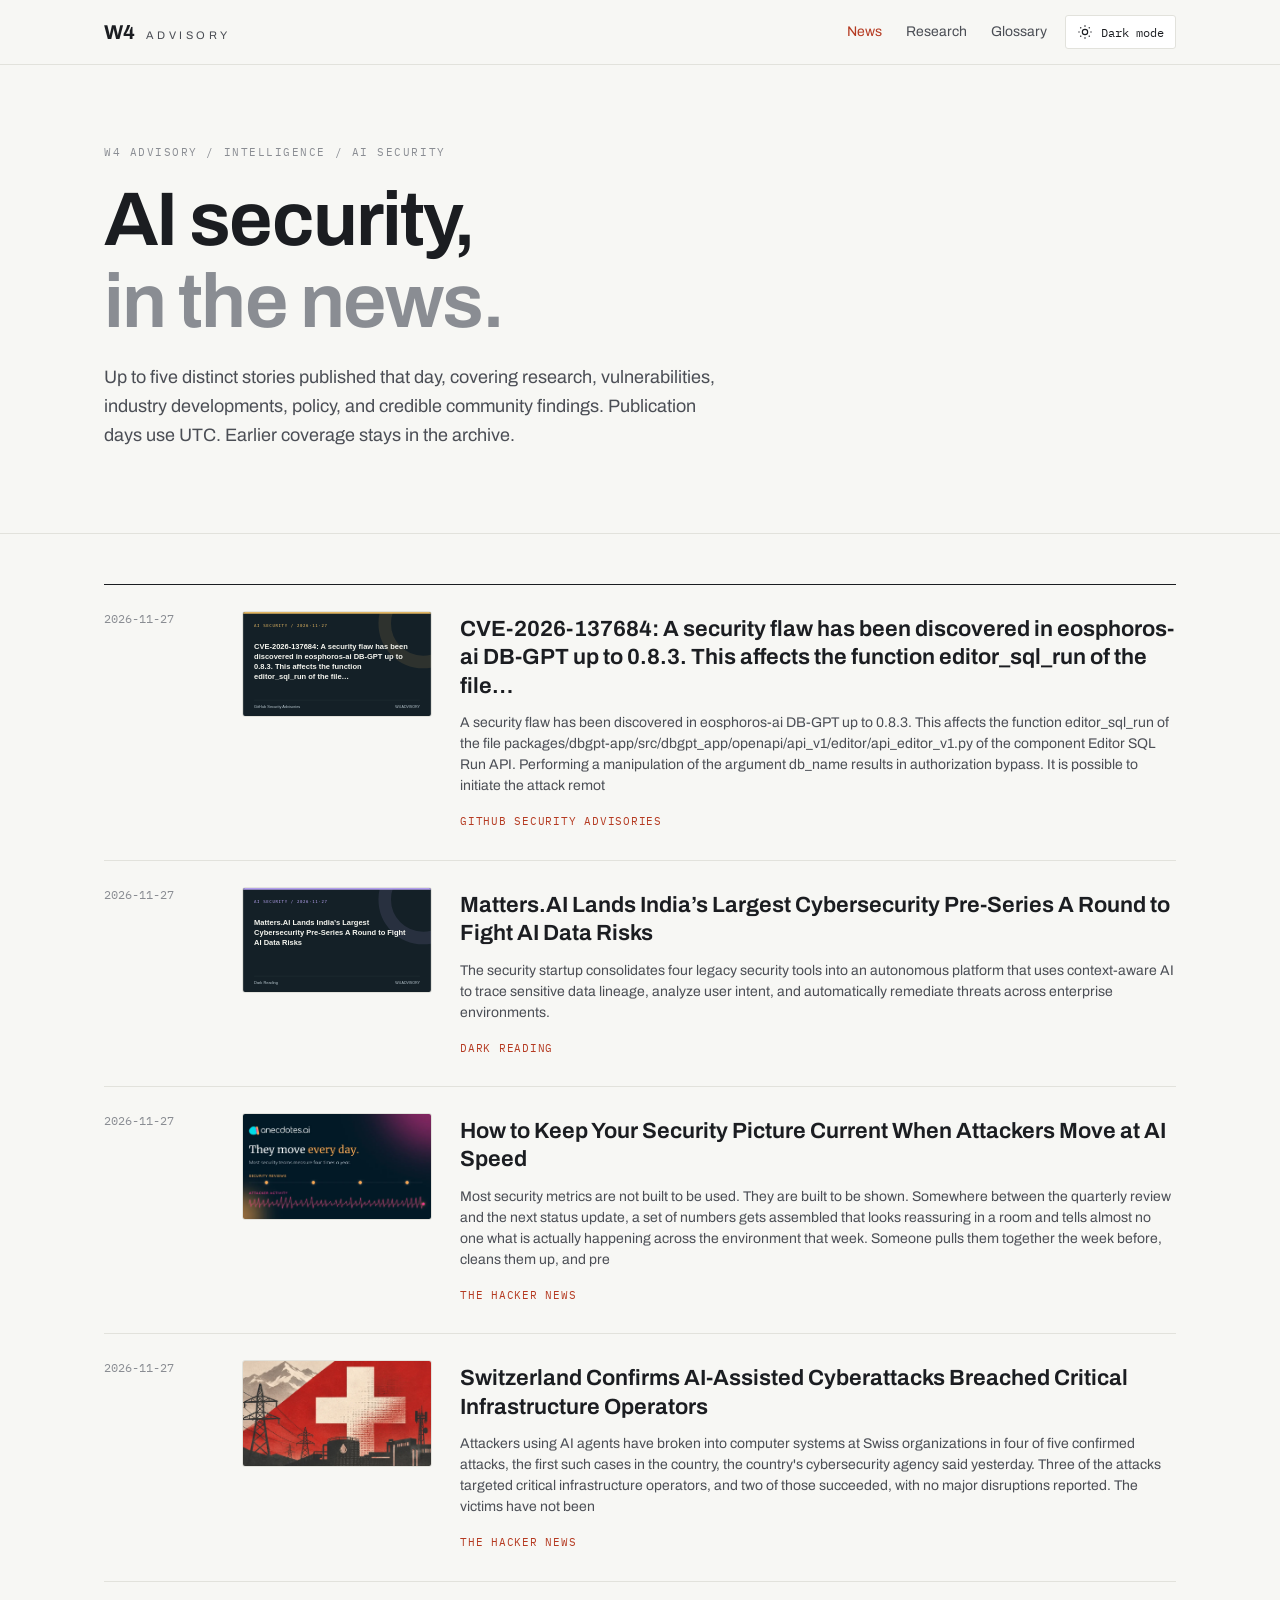
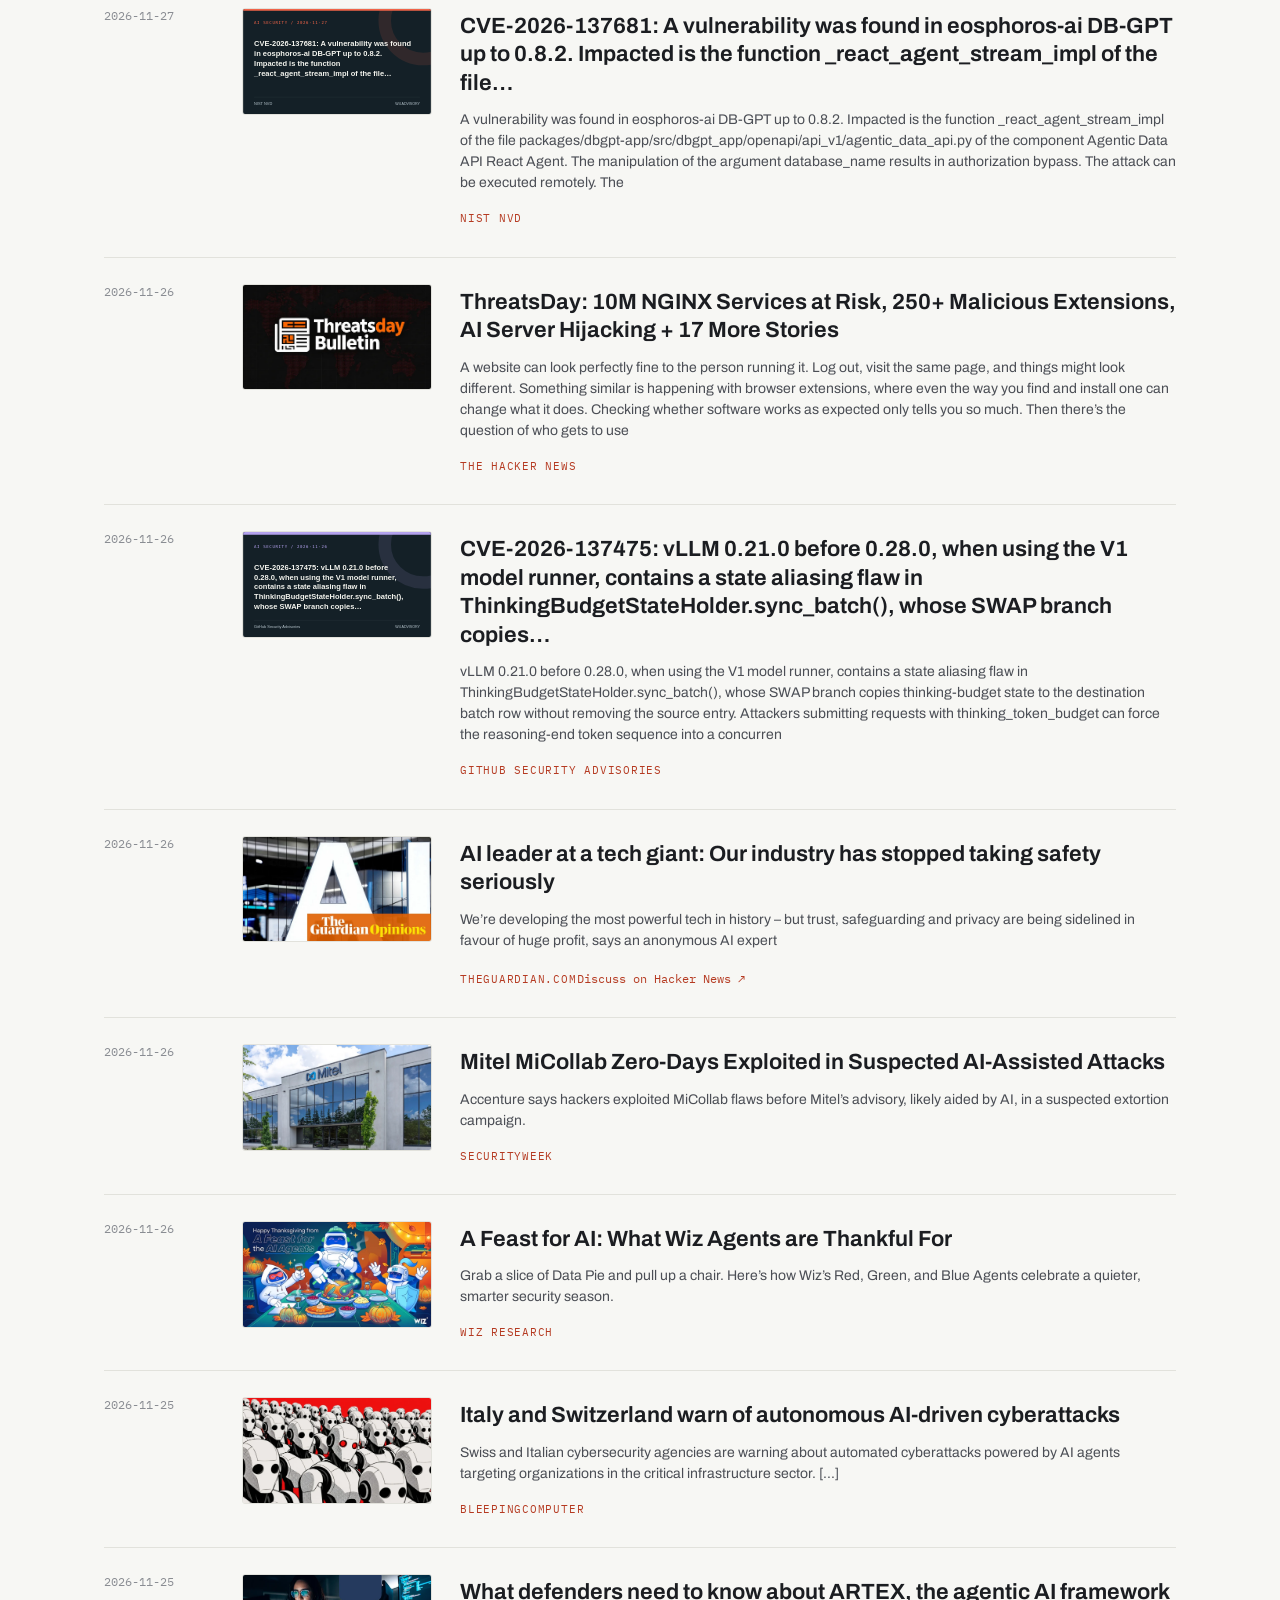
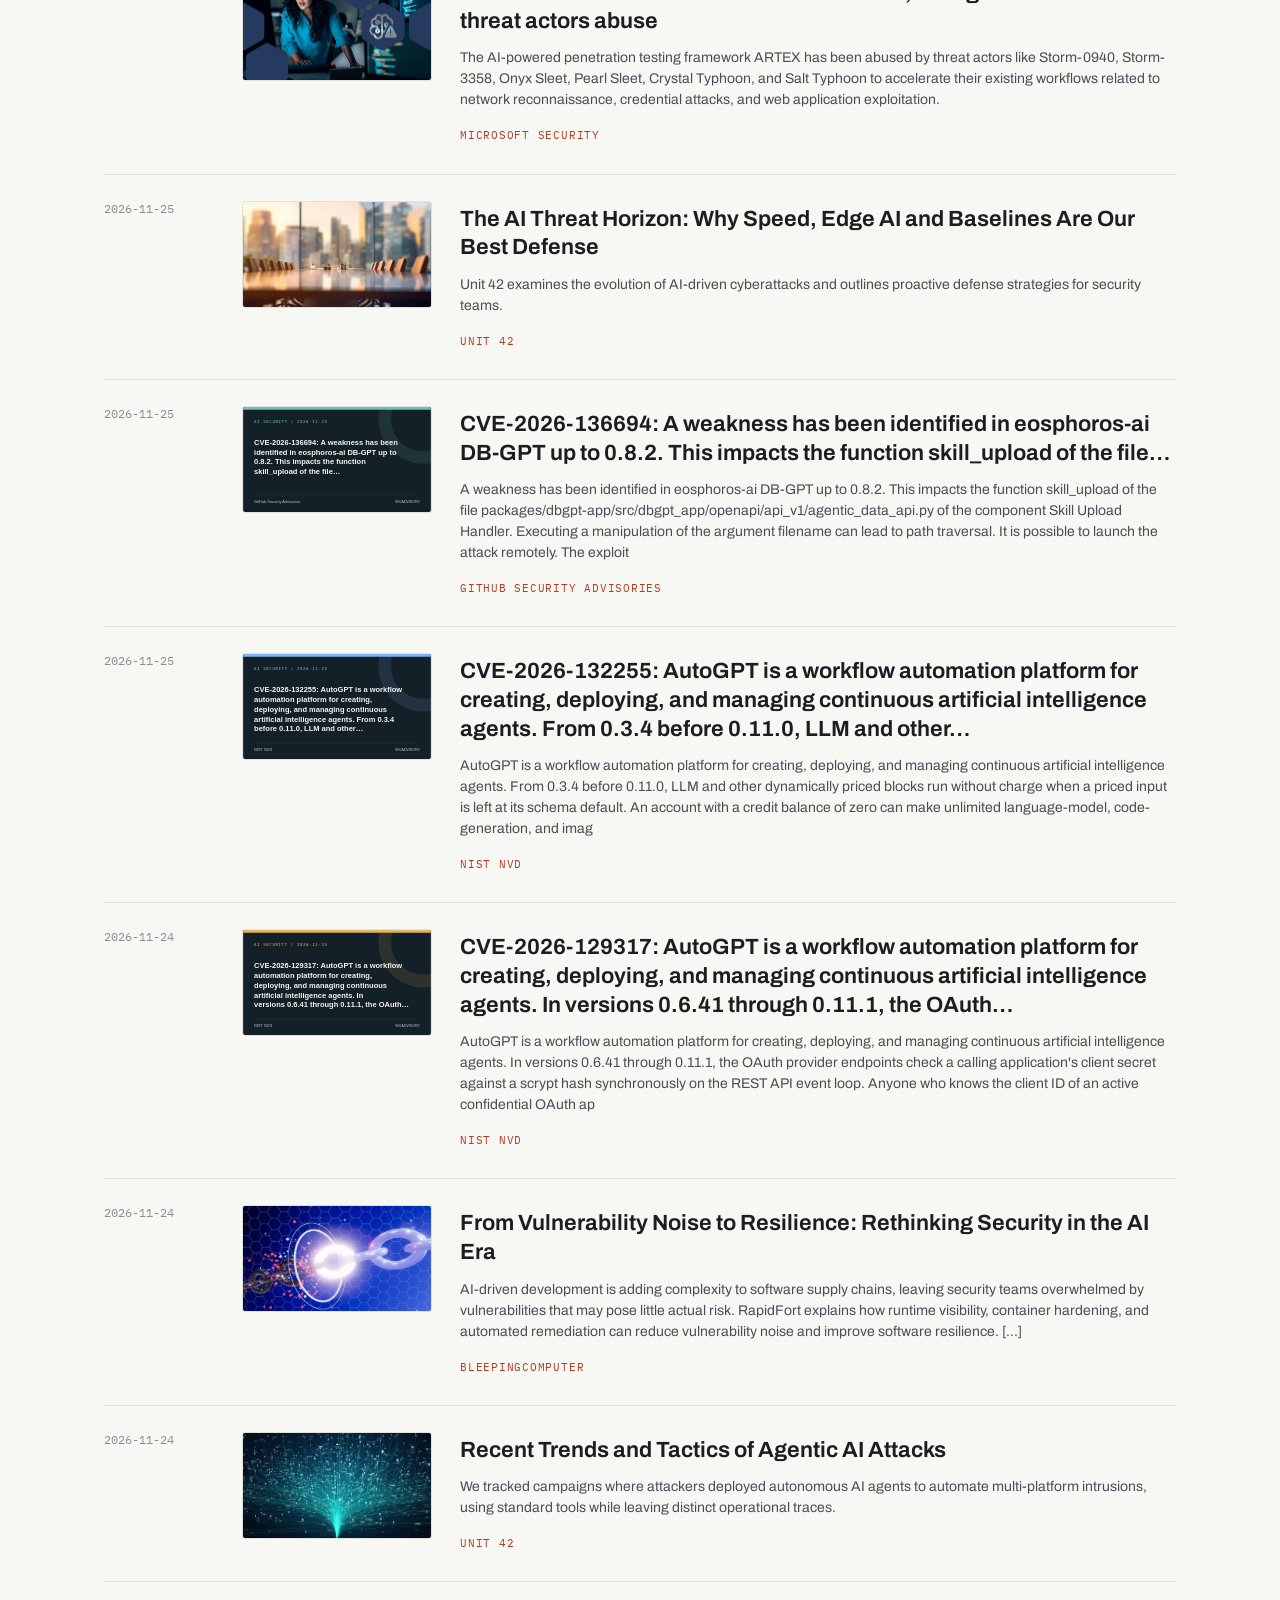
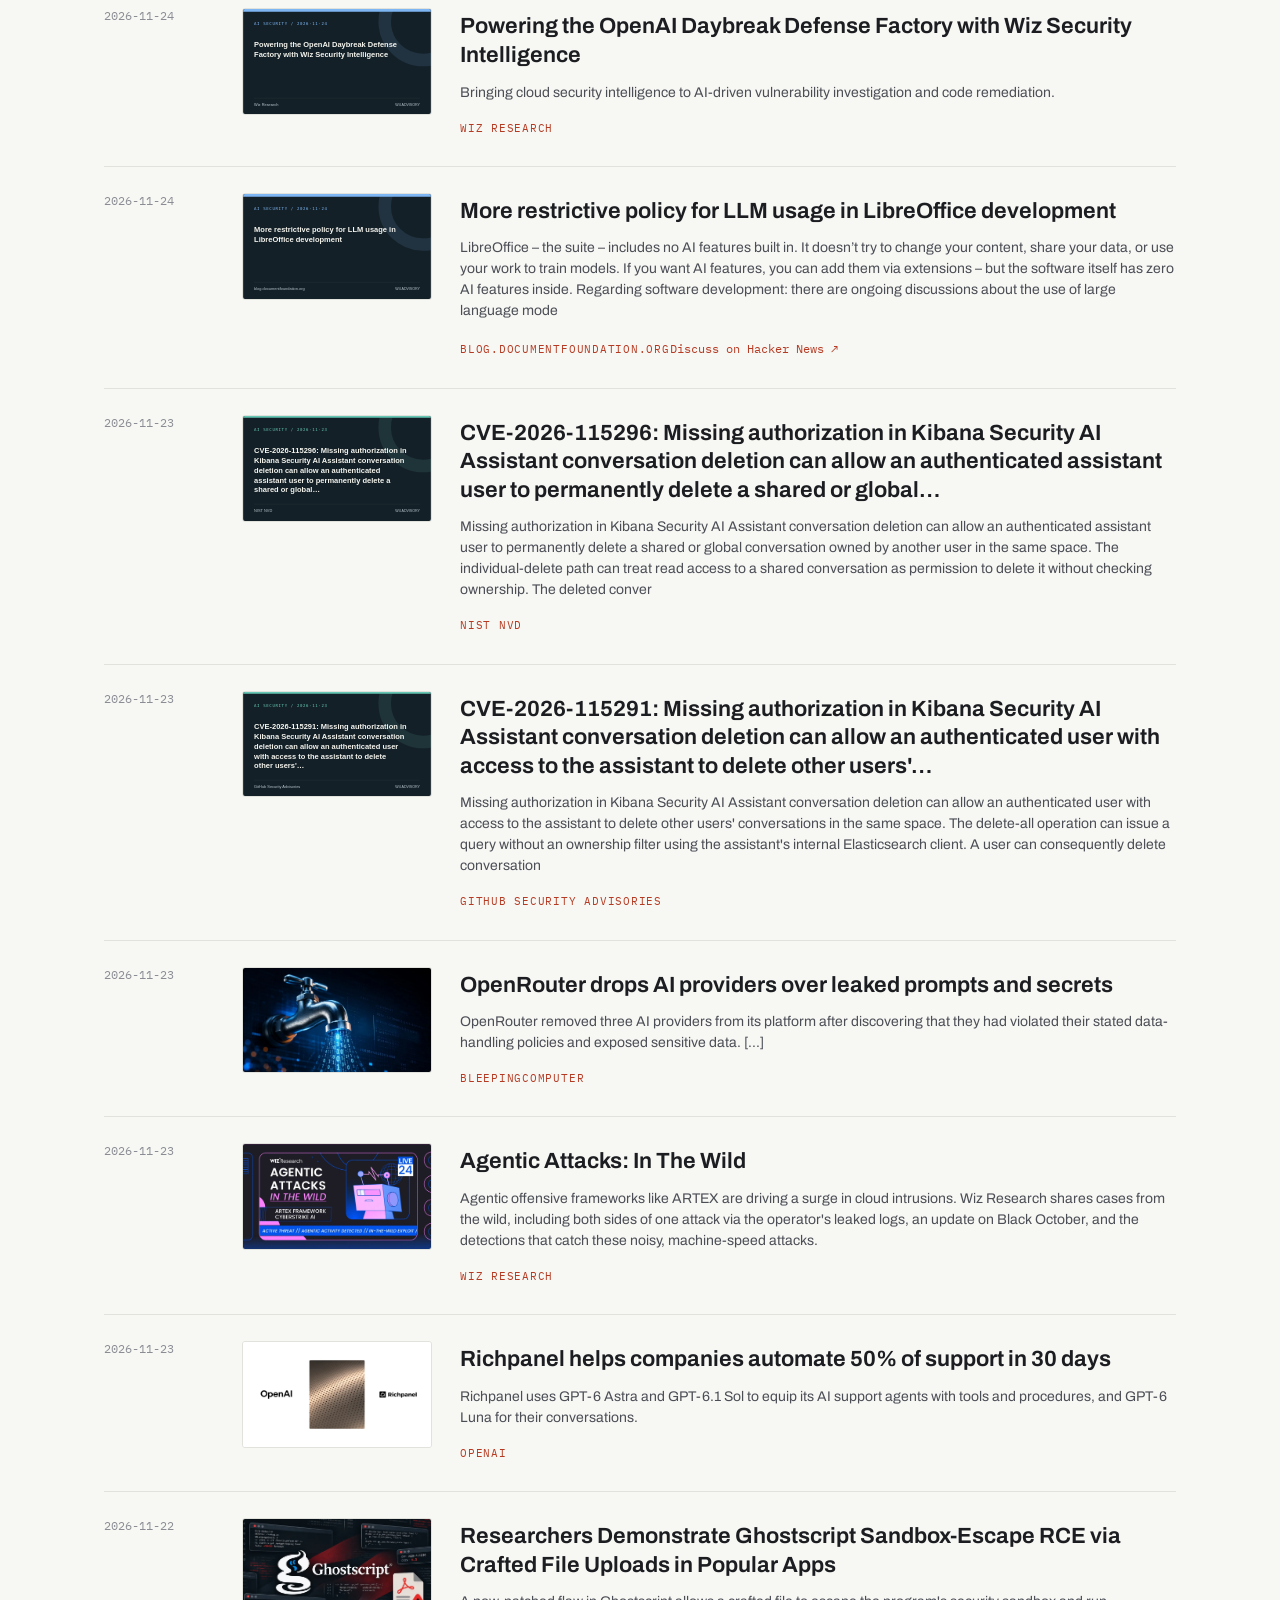
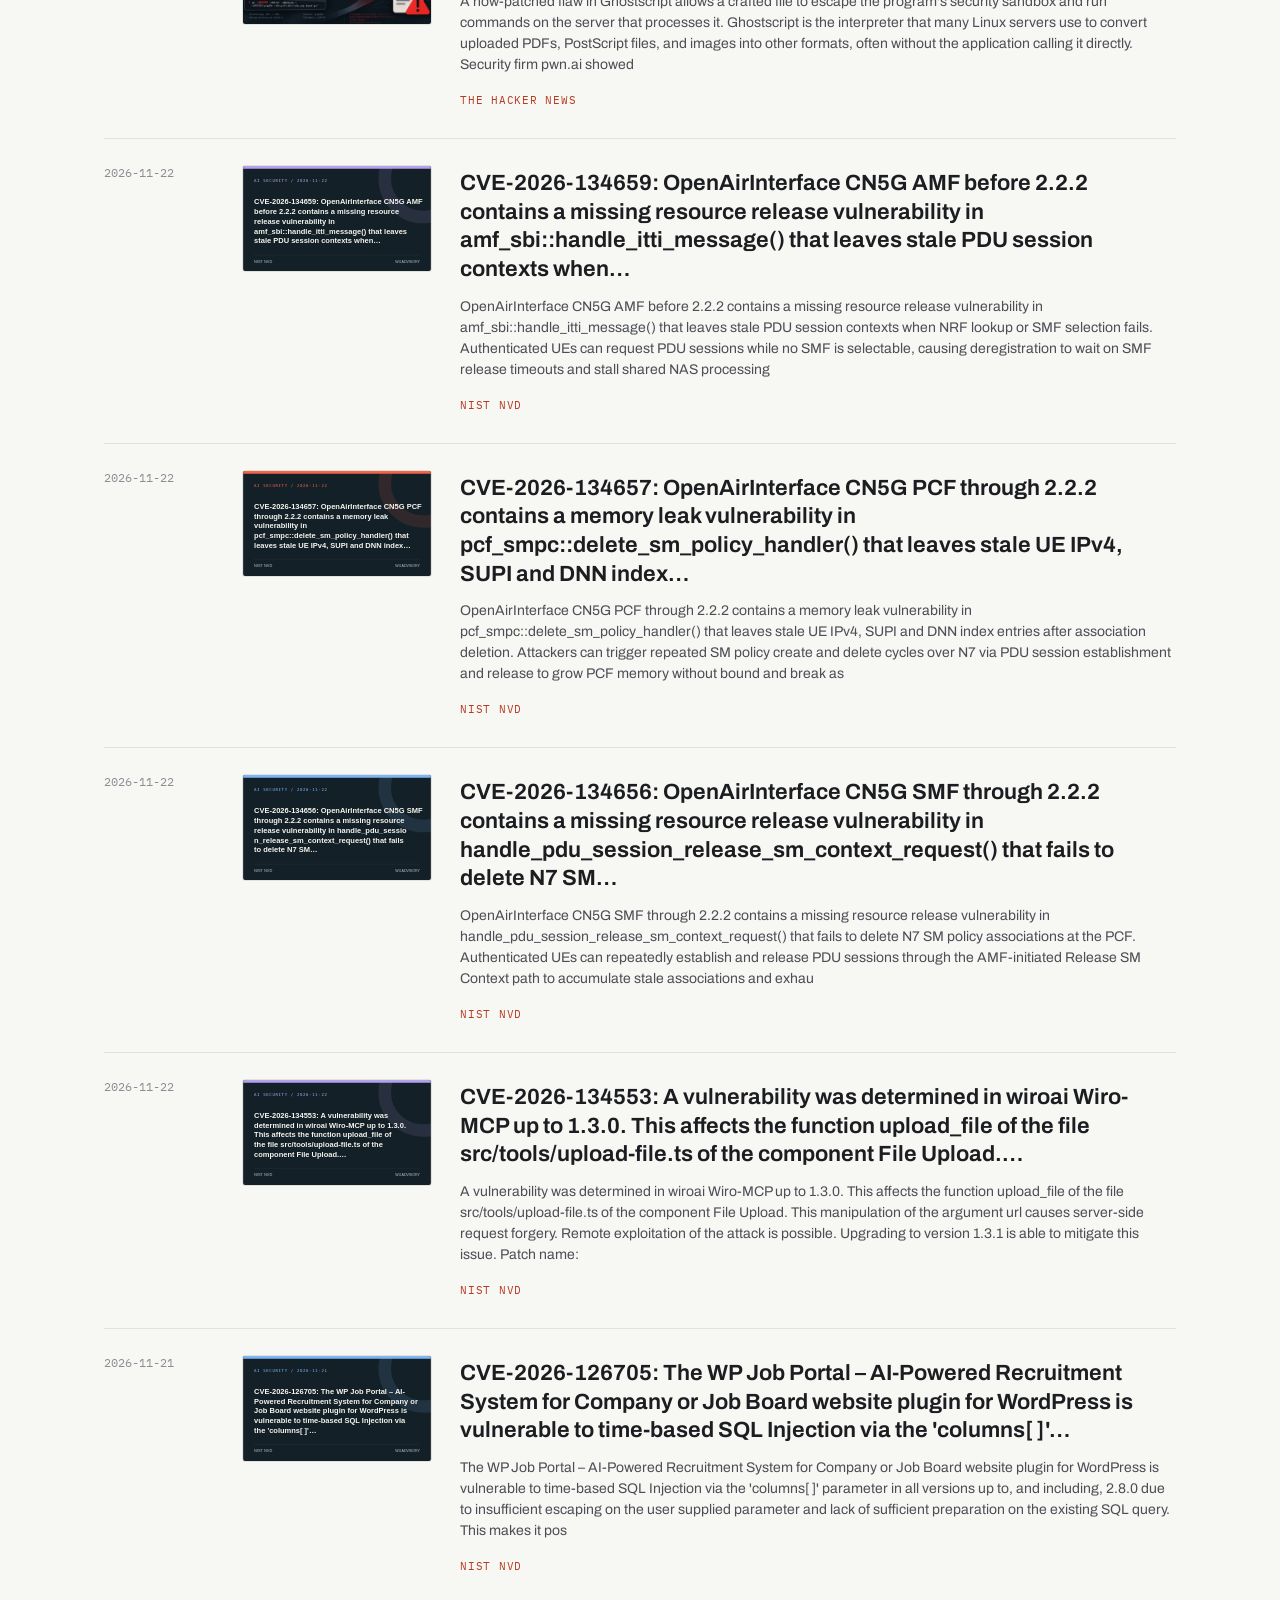
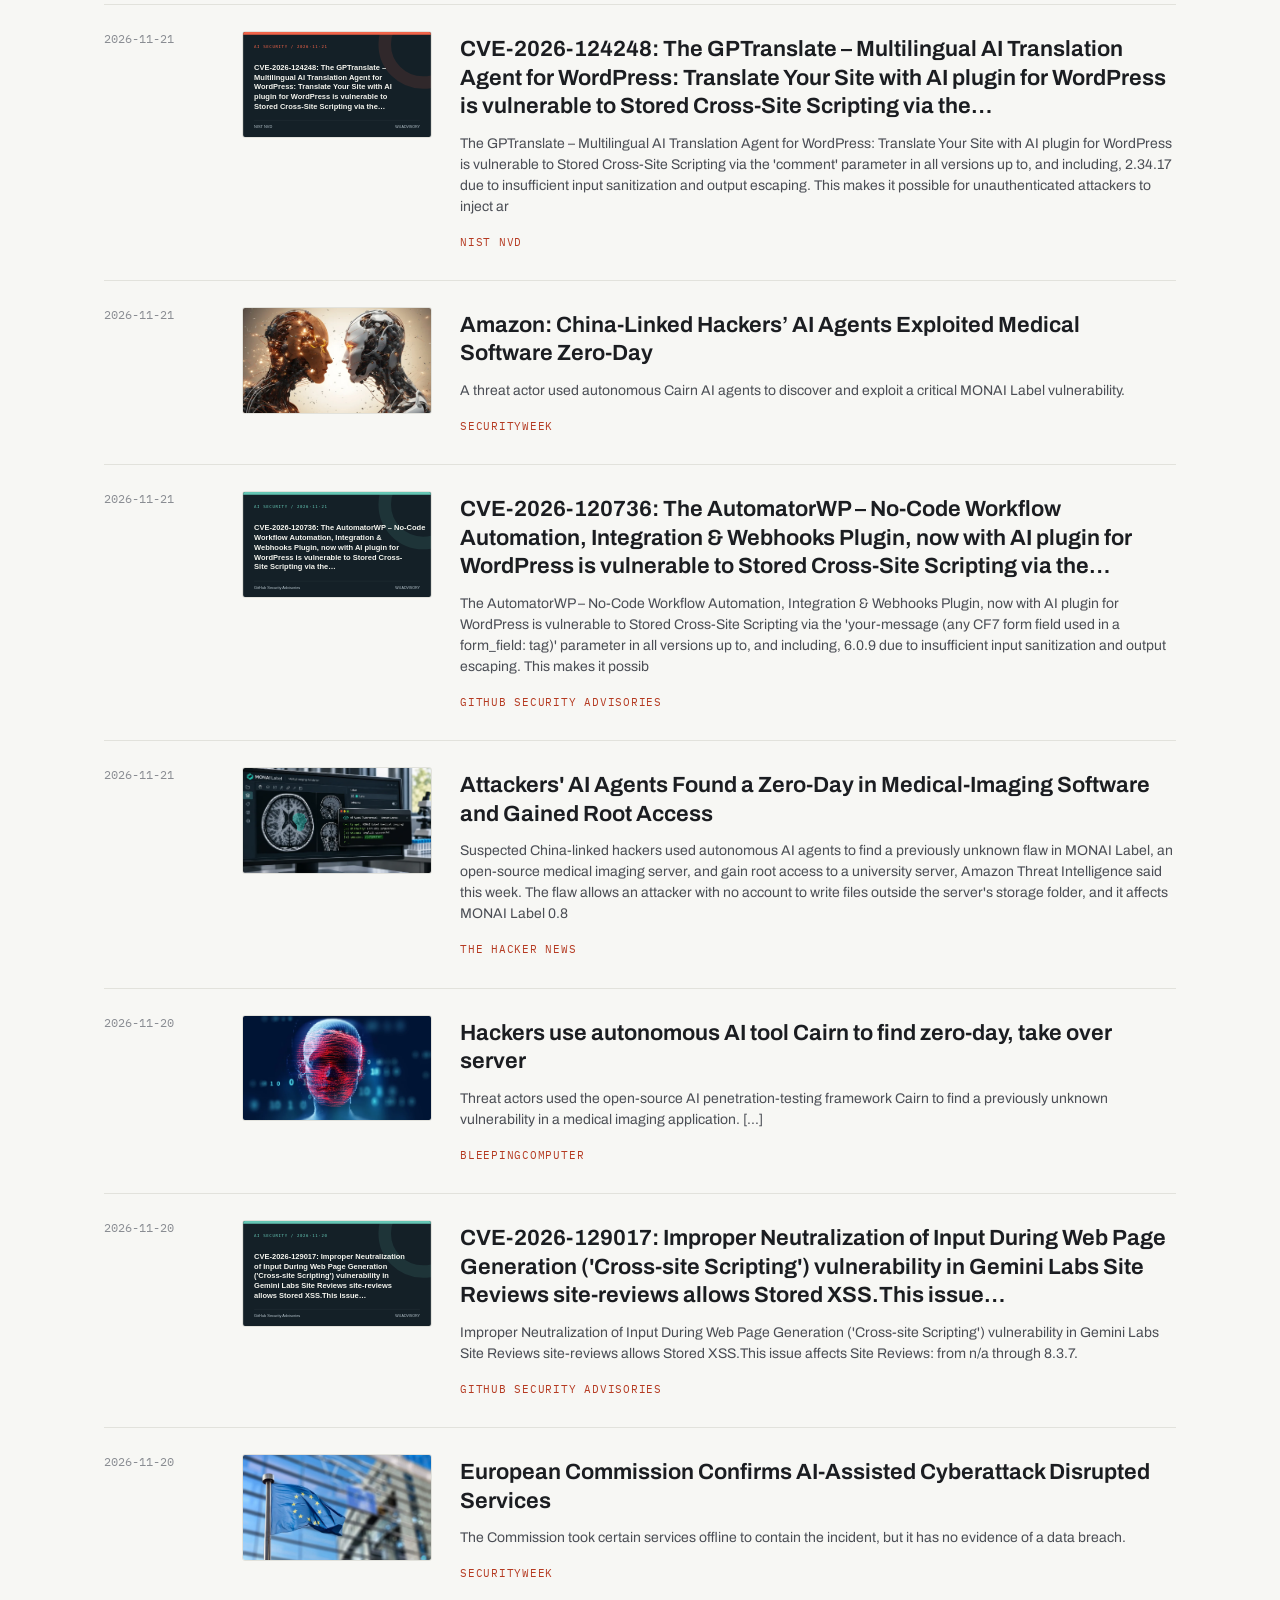
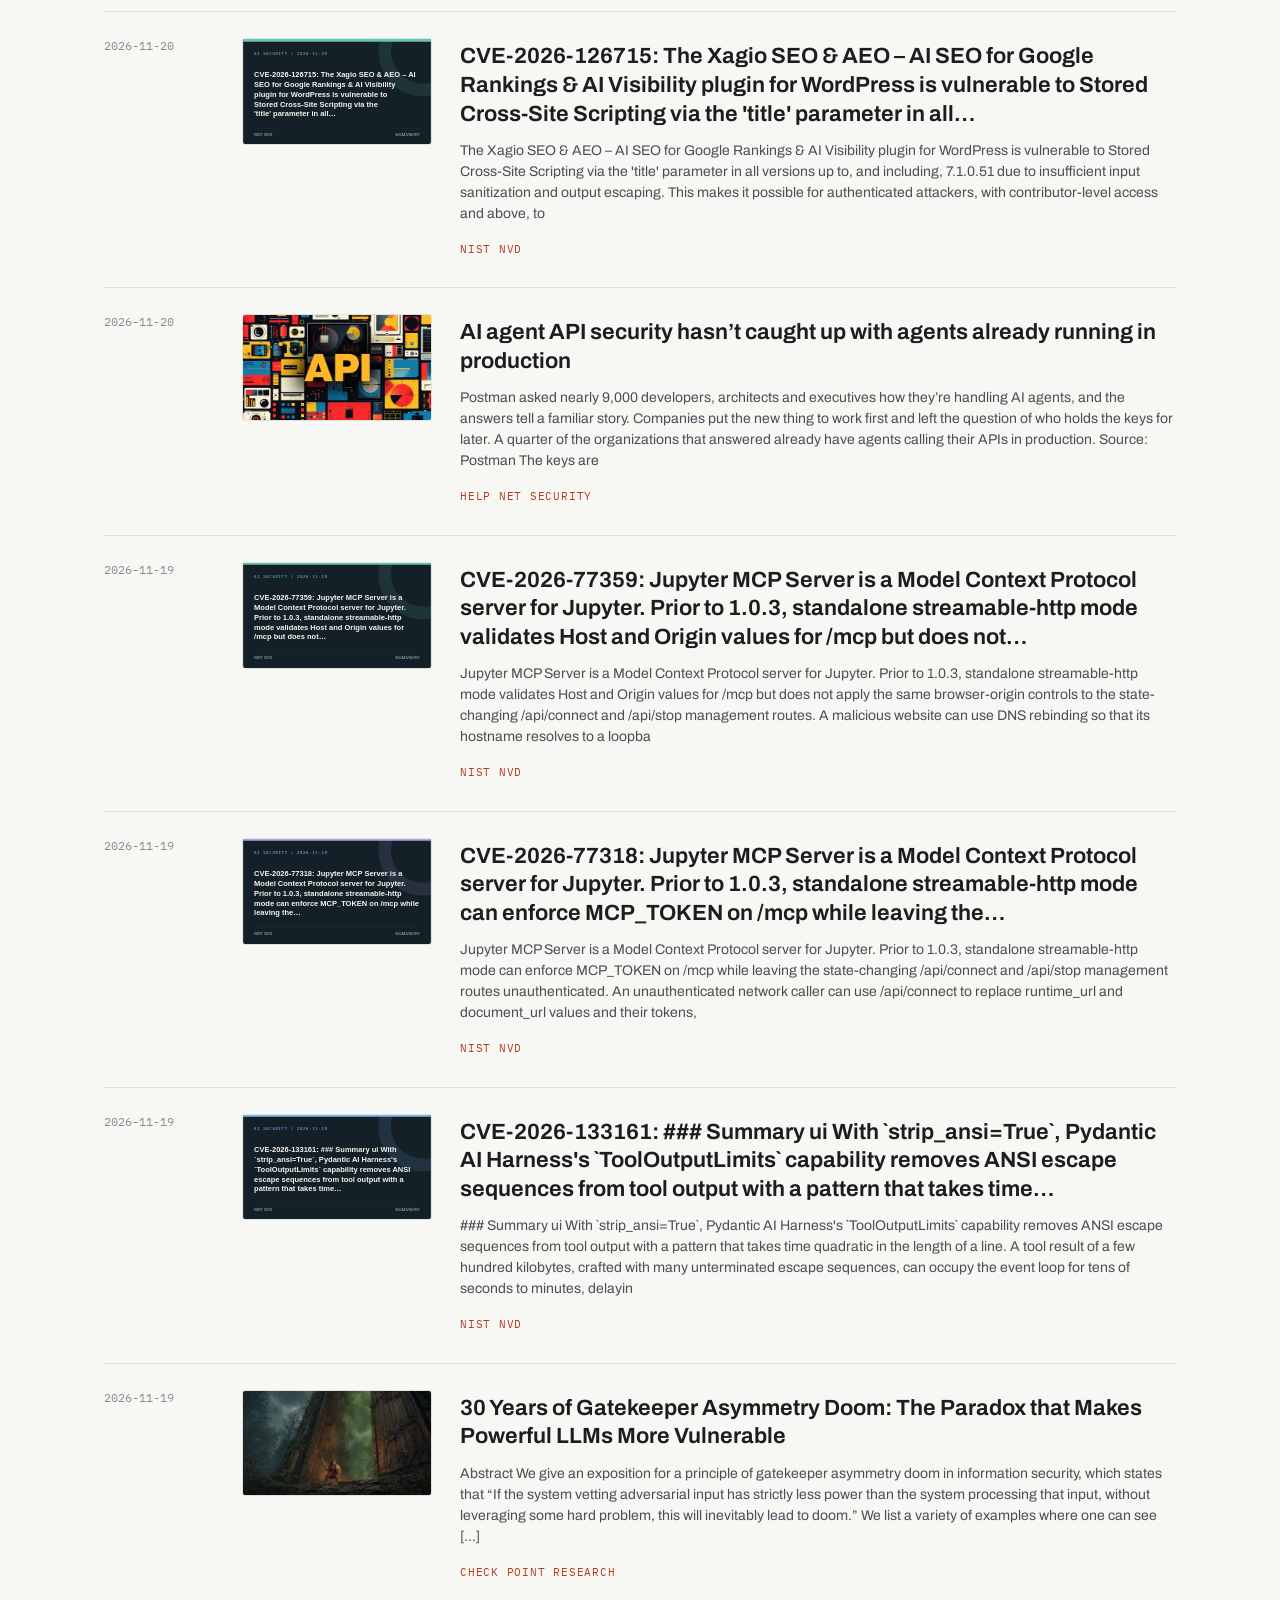
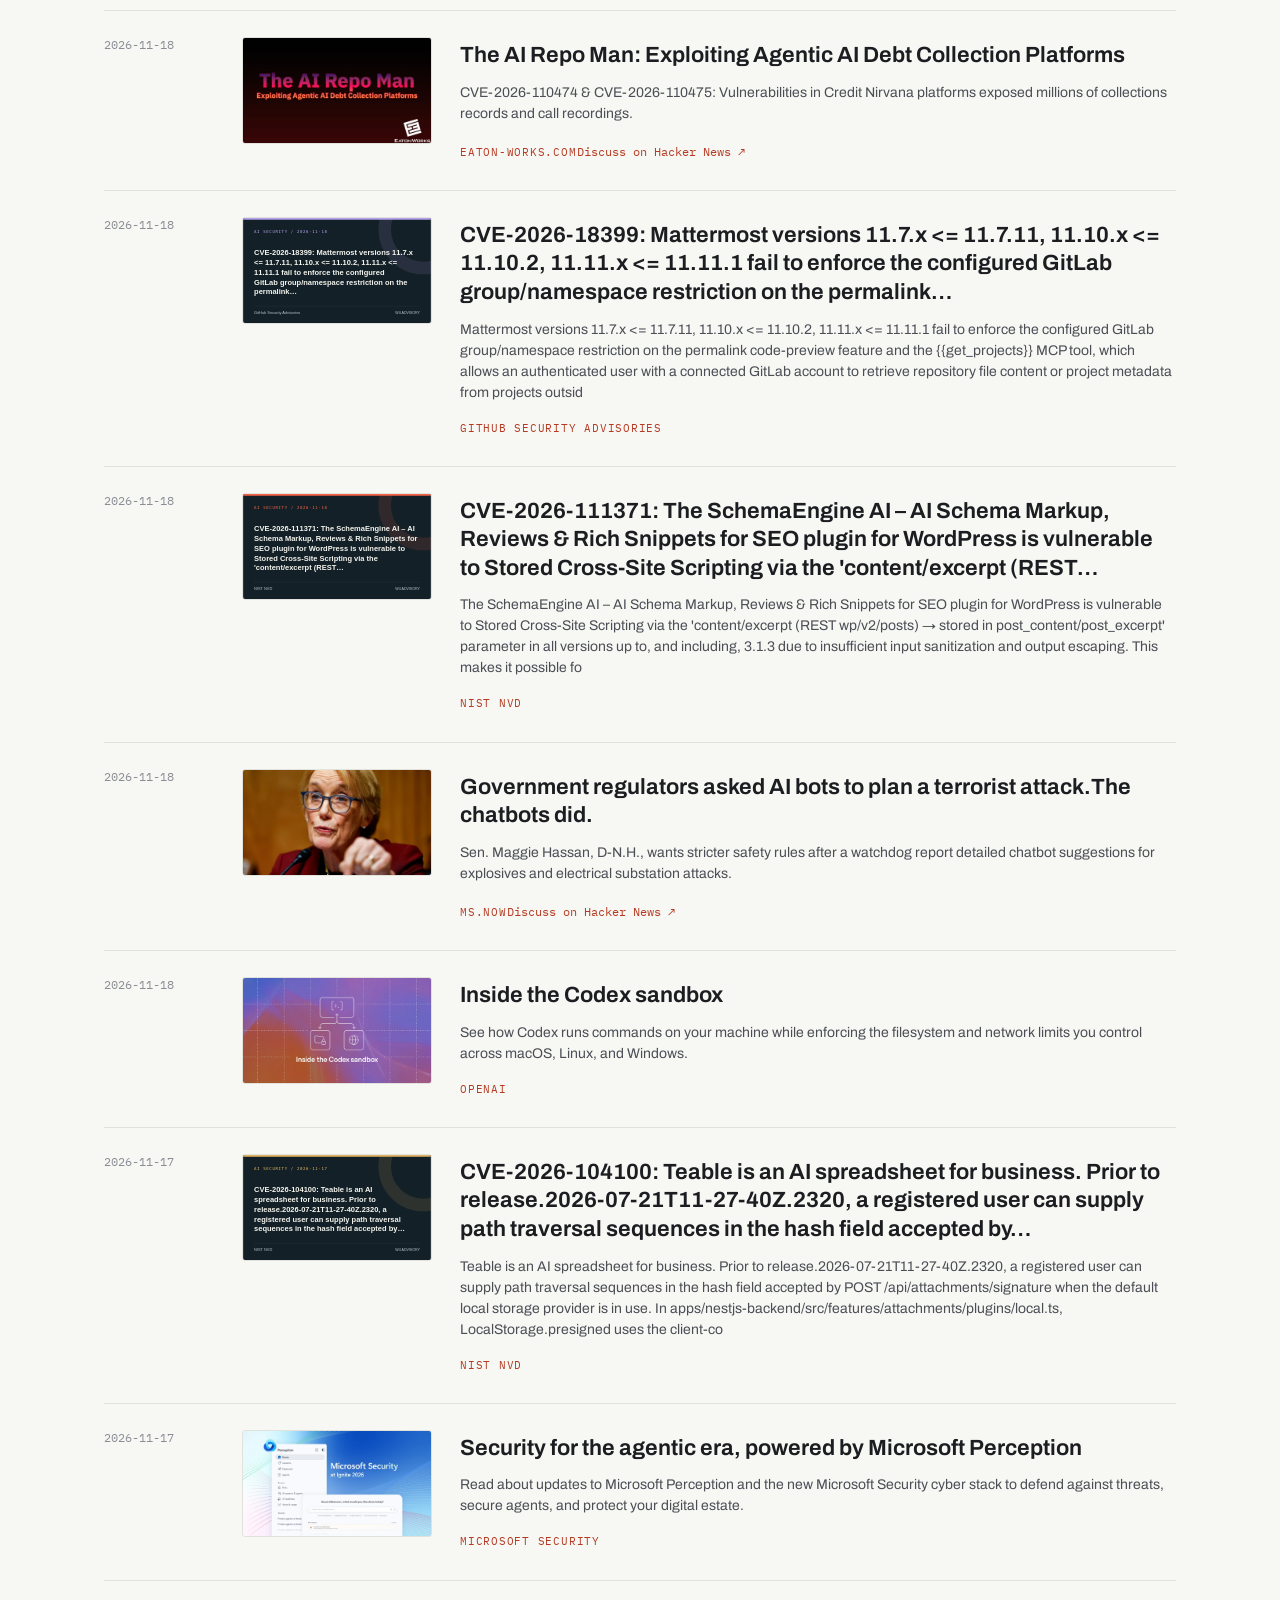
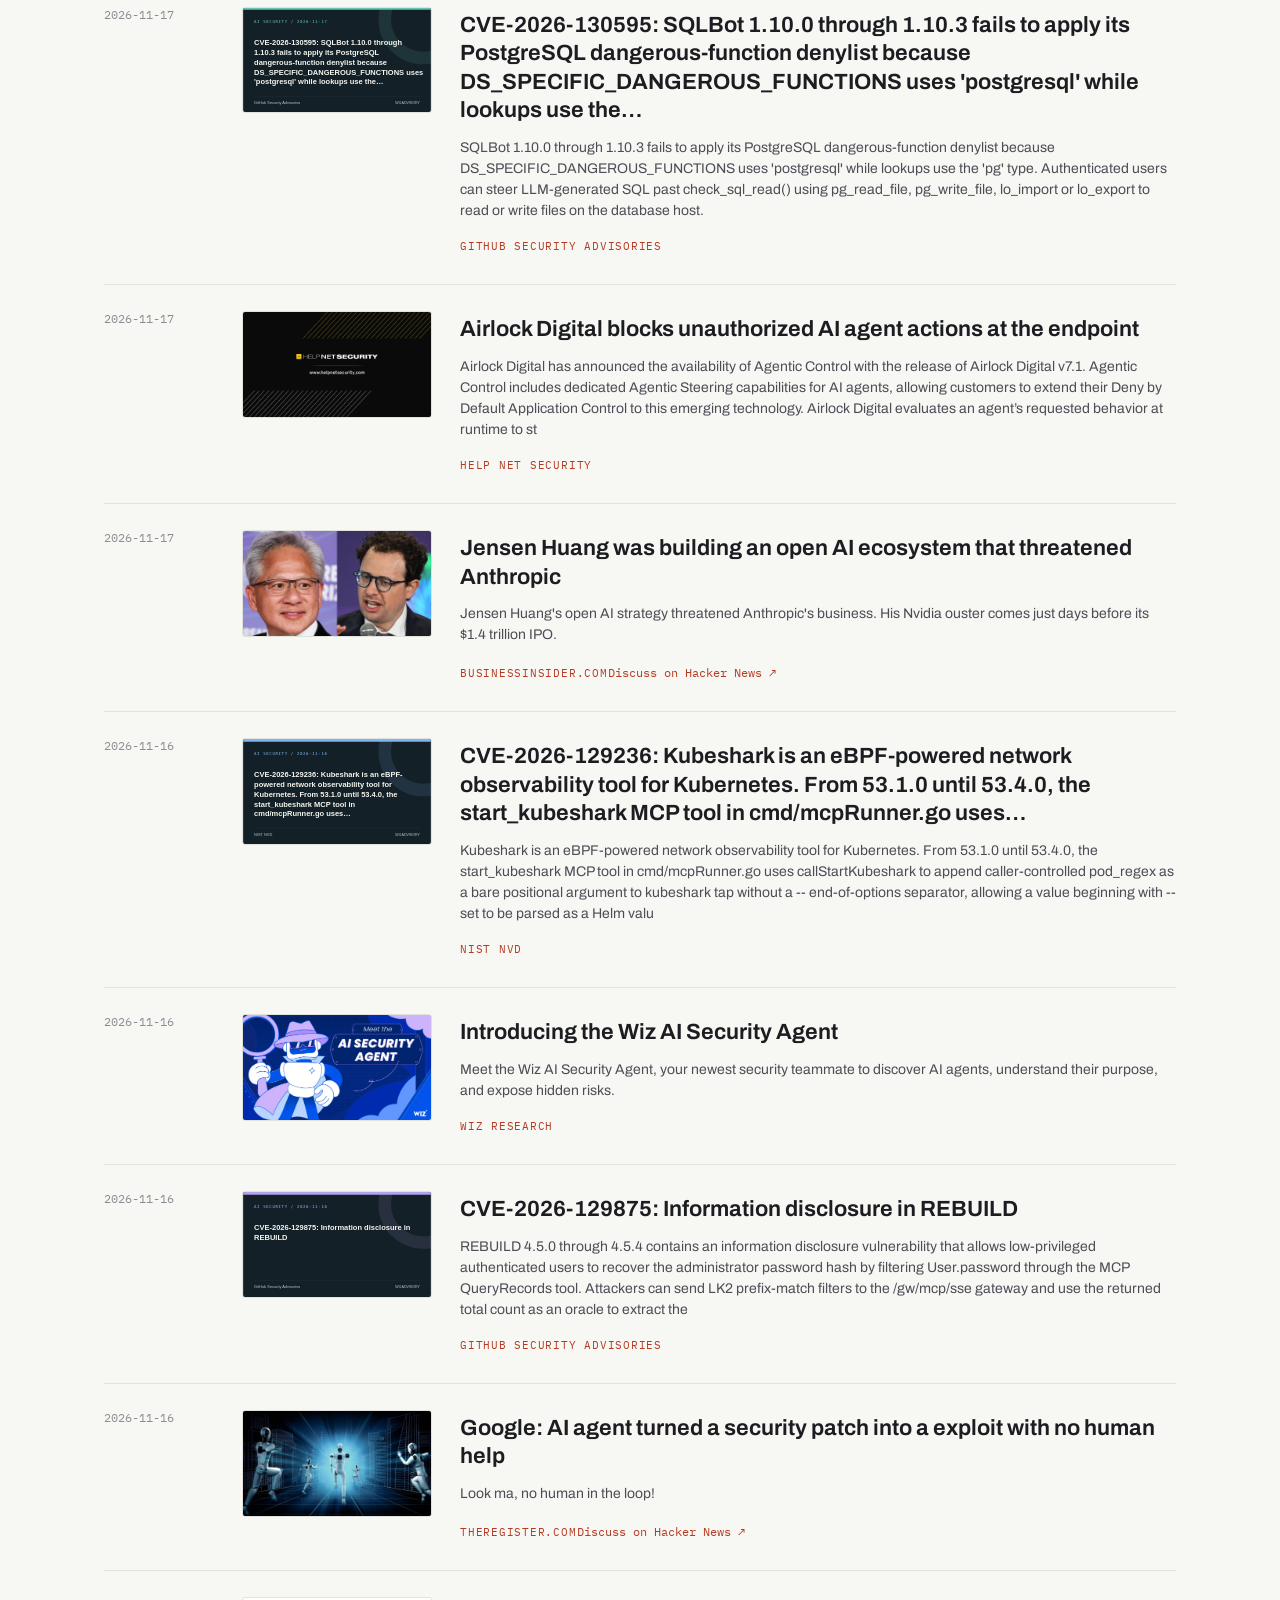
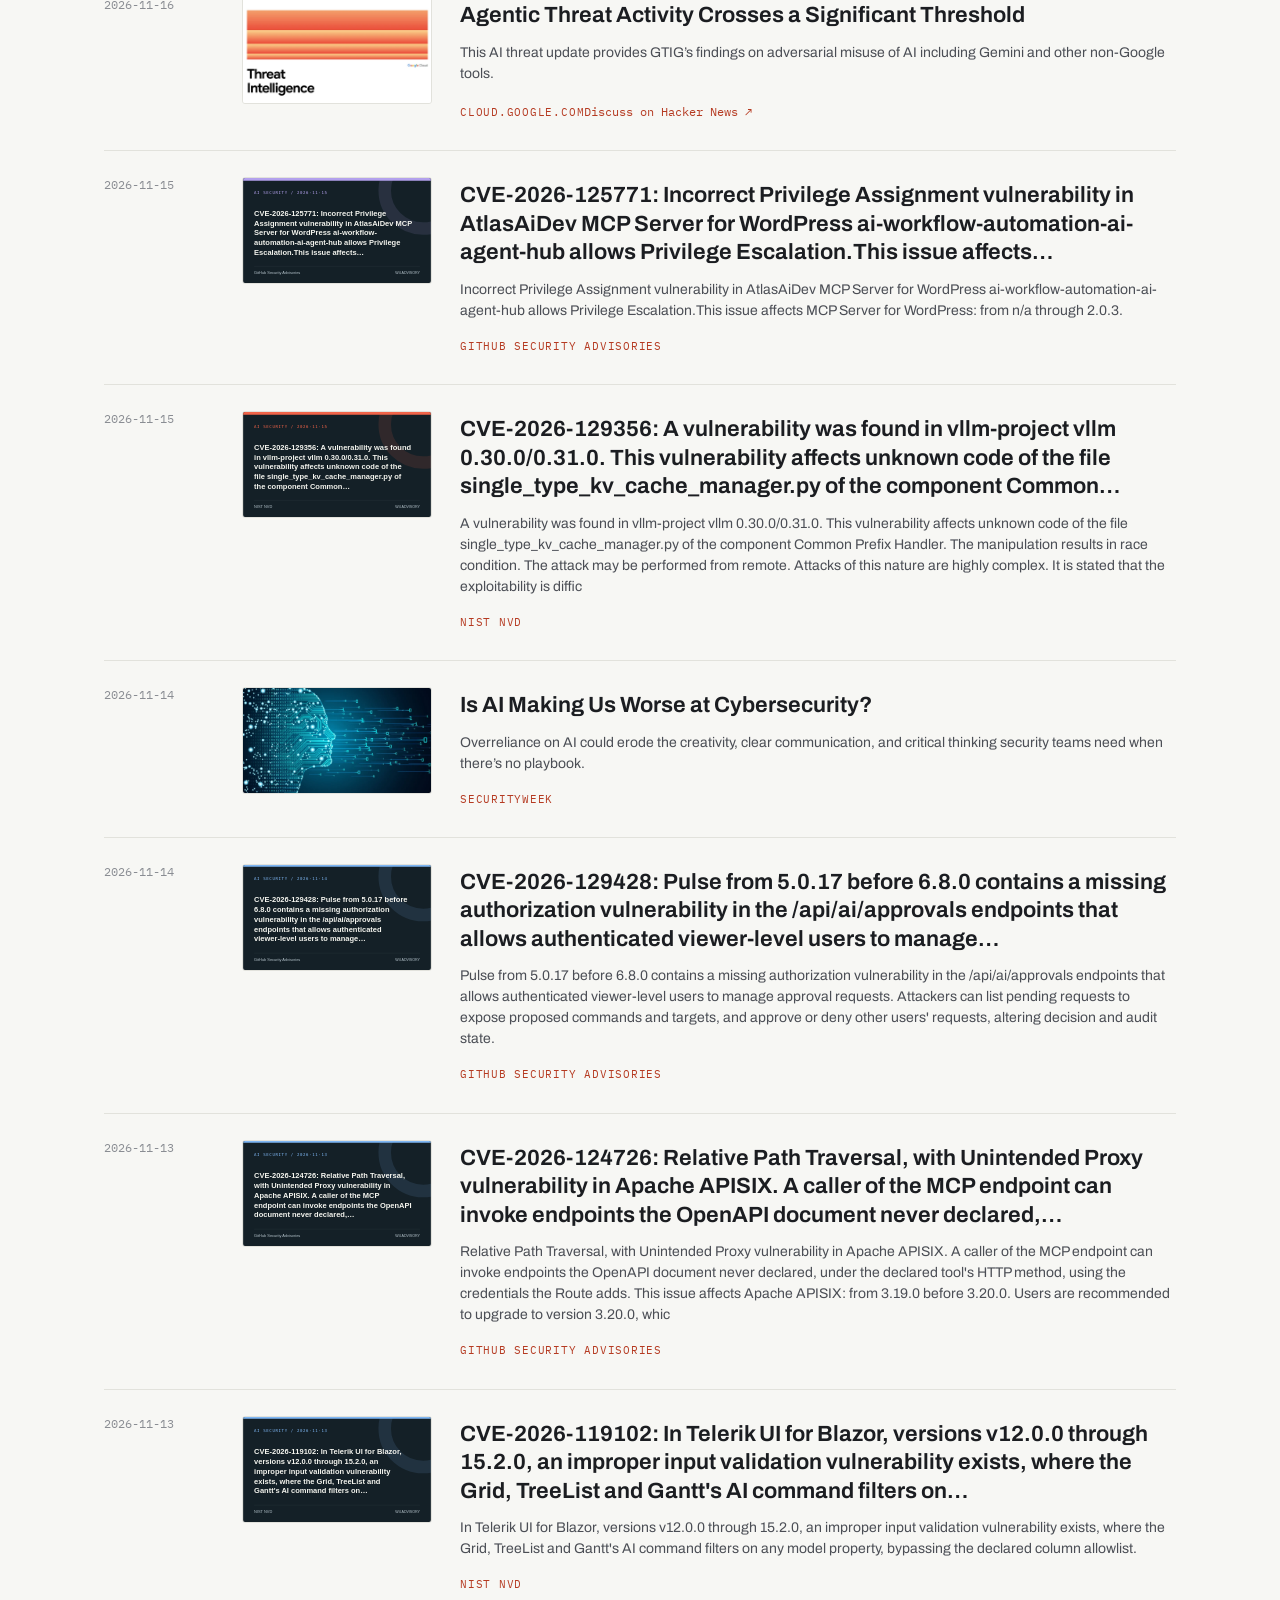
<file: news.html>
<!DOCTYPE html>
<html lang="en">
<head>
<meta charset="UTF-8"><meta name="viewport" content="width=device-width, initial-scale=1">
<title>AI Security News — W4 Advisory</title>
<meta name="description" content="Selected AI security research, vulnerabilities, industry developments, and policy news, refreshed daily by W4 Advisory.">
<link rel="canonical" href="https://w4-advisory.github.io/news.html">
<link rel="icon" type="image/svg+xml" href="/favicon.svg">
<link rel="icon" type="image/png" sizes="32x32" href="/favicon-32.png">
<link rel="apple-touch-icon" sizes="180x180" href="/apple-touch-icon.png">
<meta property="og:type" content="website">
<meta property="og:site_name" content="W4 Advisory">
<meta property="og:title" content="AI Security News | W4 Advisory">
<meta property="og:description" content="Recent AI security research, vulnerabilities, industry developments, and policy news, refreshed daily.">
<meta property="og:url" content="https://w4-advisory.github.io/news.html">
<meta property="og:image" content="https://w4-advisory.github.io/og-image.png">
<meta property="og:image:secure_url" content="https://w4-advisory.github.io/og-image.png">
<meta property="og:image:width" content="1200">
<meta property="og:image:height" content="630">
<meta property="og:image:type" content="image/png">
<meta property="og:image:alt" content="W4 Advisory — AI Safety and Security Research">
<meta name="twitter:card" content="summary_large_image">
<meta name="twitter:title" content="AI Security News | W4 Advisory">
<meta name="twitter:description" content="Recent AI security research, vulnerabilities, industry developments, and policy news, refreshed daily.">
<meta name="twitter:image" content="https://w4-advisory.github.io/og-image.png">
<link rel="preconnect" href="https://fonts.googleapis.com"><link rel="preconnect" href="https://fonts.gstatic.com" crossorigin>
<link href="https://fonts.googleapis.com/css2?family=Archivo:wdth,wght@62..125,300..800&family=IBM+Plex+Mono:wght@400;500&display=swap" rel="stylesheet">
<script>try{const theme=localStorage.getItem('w4-theme');if(theme==='dark'||theme==='light')document.documentElement.dataset.theme=theme}catch(_){}</script>
<style>
:root{--ink:#1b1d21;--ink-soft:#4b4e55;--muted:#8a8d93;--paper:#f7f7f4;--paper-raised:#fff;--hairline:#e2e2dc;--alert:#b53a21;--mono:"IBM Plex Mono",ui-monospace,monospace;--sans:"Archivo",-apple-system,sans-serif}
*{box-sizing:border-box}body{margin:0;background:var(--paper);color:var(--ink);font:17px/1.6 var(--sans)}a{color:inherit}.wrap{max-width:1120px;margin:auto;padding:0 24px}.meta{font:11px var(--mono);letter-spacing:.14em;text-transform:uppercase;color:var(--muted)}
header{position:sticky;top:0;z-index:10;background:var(--paper);border-bottom:1px solid var(--hairline)}.nav{min-height:64px;display:flex;align-items:center;justify-content:space-between;gap:20px}.wordmark{font-weight:700;font-size:20px;letter-spacing:.02em;text-decoration:none}.wordmark span{font-weight:400;font-size:11px;letter-spacing:.32em;text-transform:uppercase;color:var(--ink-soft);margin-left:10px}.nav-links{display:flex;gap:24px}.nav-links a{text-decoration:none;font-size:14px;color:var(--ink-soft)}.nav-links a[aria-current]{color:var(--alert)}.hero{padding:80px 0 65px;border-bottom:1px solid var(--hairline)}h1{font-size:clamp(42px,7vw,76px);font-weight:650;line-height:1.08;letter-spacing:-.025em;margin:20px 0}h1 em{font-style:normal;color:var(--muted)}.lede{max-width:62ch;font-size:18px;color:var(--ink-soft)}main section{padding:50px 0 90px}.stories{border-top:1px solid var(--ink)}.story{padding:26px 0;border-bottom:1px solid var(--hairline);display:grid;grid-template-columns:155px 1fr;gap:28px}.story .date{font:12px var(--mono);color:var(--muted)}.story h2{font-size:22px;line-height:1.3;margin:4px 0 12px;font-weight:650}.story a{text-underline-offset:4px;text-decoration:none}.story a:hover{text-decoration:underline}.story .publisher{font:11px var(--mono);text-transform:uppercase;letter-spacing:.07em;color:var(--alert)}.notice{font-size:14px;color:var(--ink-soft)}footer{border-top:1px solid var(--hairline);padding:36px 0 56px}.foot{display:flex;justify-content:space-between;gap:20px;flex-wrap:wrap}.foot a{font-size:13px;color:var(--ink-soft)}a:focus-visible{outline:2px solid var(--alert);outline-offset:2px}
@media(max-width:720px){.story{grid-template-columns:1fr;gap:8px}.hero{padding:55px 0}.nav-links{gap:12px}.nav-links a{font-size:12px}}
@media(max-width:720px){.nav-links a:not(.nav-news):not([aria-current]){display:none}}
</style>
<link rel="stylesheet" href="theme.css?v=20261108">
<script defer src="theme.js"></script>
<script src="news-preview.js?v=20261108"></script>
</head>
<body>
<header><div class="wrap nav"><a class="wordmark" href="./">W4<span>Advisory</span></a><div class="nav-actions"><nav class="nav-links" aria-label="Primary"><a class="nav-news" href="news.html" aria-current="page">News</a><a href="./#research">Research</a><a href="glossary.html">Glossary</a></nav><button class="theme-toggle" type="button" aria-label="Switch theme" aria-pressed="false"><svg class="sun" viewBox="0 0 24 24" fill="none" stroke="currentColor" stroke-width="1.7" aria-hidden="true"><circle cx="12" cy="12" r="4"/><path d="M12 2v2m0 16v2M4.93 4.93l1.41 1.41m11.32 11.32 1.41 1.41M2 12h2m16 0h2M4.93 19.07l1.41-1.41M17.66 6.34l1.41-1.41"/></svg><svg class="moon" viewBox="0 0 24 24" fill="none" stroke="currentColor" stroke-width="1.7" aria-hidden="true"><path d="M20.2 15.7A8.5 8.5 0 0 1 8.3 3.8 8.5 8.5 0 1 0 20.2 15.7Z"/></svg><span class="theme-label">Dark mode</span></button></div></div></header>
<main><div class="hero"><div class="wrap"><div class="meta">W4 Advisory / Intelligence / AI Security</div><h1>AI security,<br><em>in the news.</em></h1><p class="lede">Up to five distinct stories published that day, covering research, vulnerabilities, industry developments, policy, and credible community findings. Publication days use UTC. Earlier coverage stays in the archive.</p></div></div>
<section><div class="wrap"><div class="stories" id="stories" aria-live="polite"><p class="notice">Loading headlines…</p></div><p class="notice">Items are selected from research, advisories, public feeds, and Hacker News. Inclusion is not an endorsement; follow the source links for full details.</p></div></section></main>
<footer><div class="wrap foot"><span class="meta">W4 Advisory · AI Safety &amp; Security Research · © 2026</span><a href="./">← Back to home</a></div></footer>
<script>
(async function(){
 const box=document.getElementById('stories');
 try{
  const res=await fetch('news.json',{cache:'no-cache'});if(!res.ok)throw new Error('fetch failed');
  const data=await res.json();if(!Array.isArray(data)||!data.length){box.textContent='No articles yet. The first scheduled update will populate this section.';return}
  box.replaceChildren();
  for(const item of data){
   if(!item.title||!item.url||!item.url.startsWith('https://'))continue;
   const row=document.createElement('article');row.className='story';
   const date=document.createElement('div');date.className='date';date.textContent=item.published||'';
   const body=document.createElement('div'),h=document.createElement('h2'),a=document.createElement('a');
   a.textContent=item.title;a.href=item.article_url||item.url;a.target='_blank';a.rel='noopener noreferrer';h.append(a);
   const pub=document.createElement('span');pub.className='publisher';pub.textContent=item.source||'Source';
   body.append(h);const summary=W4NewsPreview.summary(item);if(summary)body.append(summary);body.append(pub);if(item.discussion_url){const discussion=document.createElement('a');discussion.className='discussion-link';discussion.href=item.discussion_url;discussion.target='_blank';discussion.rel='noopener noreferrer';discussion.textContent='Discuss on Hacker News ↗';body.append(discussion)}row.append(date,W4NewsPreview.media(item),body);box.append(row)
  }
 }catch(error){box.textContent='News is temporarily unavailable. Please check again soon.'}
})();
</script>
</body></html>
</file>
<file: theme.css>
:root { color-scheme: light; }
:root[data-theme="dark"] {
  --ink: #f1f1ed; --ink-soft: #c7c9c7; --muted: #a4a8a6;
  --paper: #14181b; --paper-raised: #1d2327; --hairline: #394146;
  --alert: #ff9478; color-scheme: dark;
}
.nav-actions { display: flex; align-items: center; gap: 18px; margin-left: auto; }
.theme-toggle { display: inline-flex; align-items: center; gap: 8px; padding: 8px 11px; border: 1px solid var(--hairline); border-radius: 3px; background: var(--paper-raised); color: var(--ink); font: 12px var(--mono); cursor: pointer; white-space: nowrap; }
.theme-toggle:hover { border-color: var(--alert); }
.theme-toggle svg { width: 16px; height: 16px; flex: none; }
.theme-toggle .moon { display: none; }
:root[data-theme="dark"] .theme-toggle .sun { display: none; }
:root[data-theme="dark"] .theme-toggle .moon { display: block; }
.news-preview { display: block; width: 100%; height: auto; aspect-ratio: 16 / 9; object-fit: cover; background: var(--paper-raised); border: 1px solid var(--hairline); border-radius: 3px; }
.news-preview-fallback { display: flex; align-items: flex-end; padding: 13px; background: linear-gradient(135deg, var(--paper-raised), var(--paper)); color: var(--alert); font: 600 12px/1.4 var(--mono); letter-spacing: .08em; text-transform: uppercase; }
.news-preview-wrap { display: block; min-width: 0; }
.news-summary { color: var(--ink-soft); font-size: 14px; line-height: 1.5; margin: 7px 0 10px; }
.story { grid-template-columns: 110px 190px minmax(0, 1fr); align-items: start; }
.story .news-preview-wrap { width: 190px; }
.paper-row.news-row { grid-template-columns: 105px 150px minmax(0, 1fr) 110px; gap: 22px; }
.paper-row.news-row .news-preview-wrap { width: 150px; }
.paper-row.news-row .paper-main { min-width: 0; }
@media (max-width: 860px) { .paper-row.news-row { grid-template-columns: 125px minmax(0, 1fr); gap: 10px 18px; } .paper-row.news-row .paper-id { grid-column: 1 / -1; } .paper-row.news-row .news-preview-wrap { width: 125px; } .paper-row.news-row .paper-tags { grid-column: 2; } }
@media (max-width: 720px) { .story { grid-template-columns: 105px minmax(0, 1fr); gap: 12px 18px; } .story .date { grid-column: 1 / -1; } .story .news-preview-wrap { width: 105px; } .story h2 { font-size: 19px; } }
:root[data-theme="dark"] .controls input, :root[data-theme="dark"] .controls select { background: var(--paper-raised); }
@media (max-width: 720px) { .nav-actions { gap: 10px; } .theme-toggle .theme-label { display: none; } }

.discussion-link { display: inline-block; margin-top: 10px; color: var(--alert); font: 12px var(--mono); text-underline-offset: 3px; }
</file>
